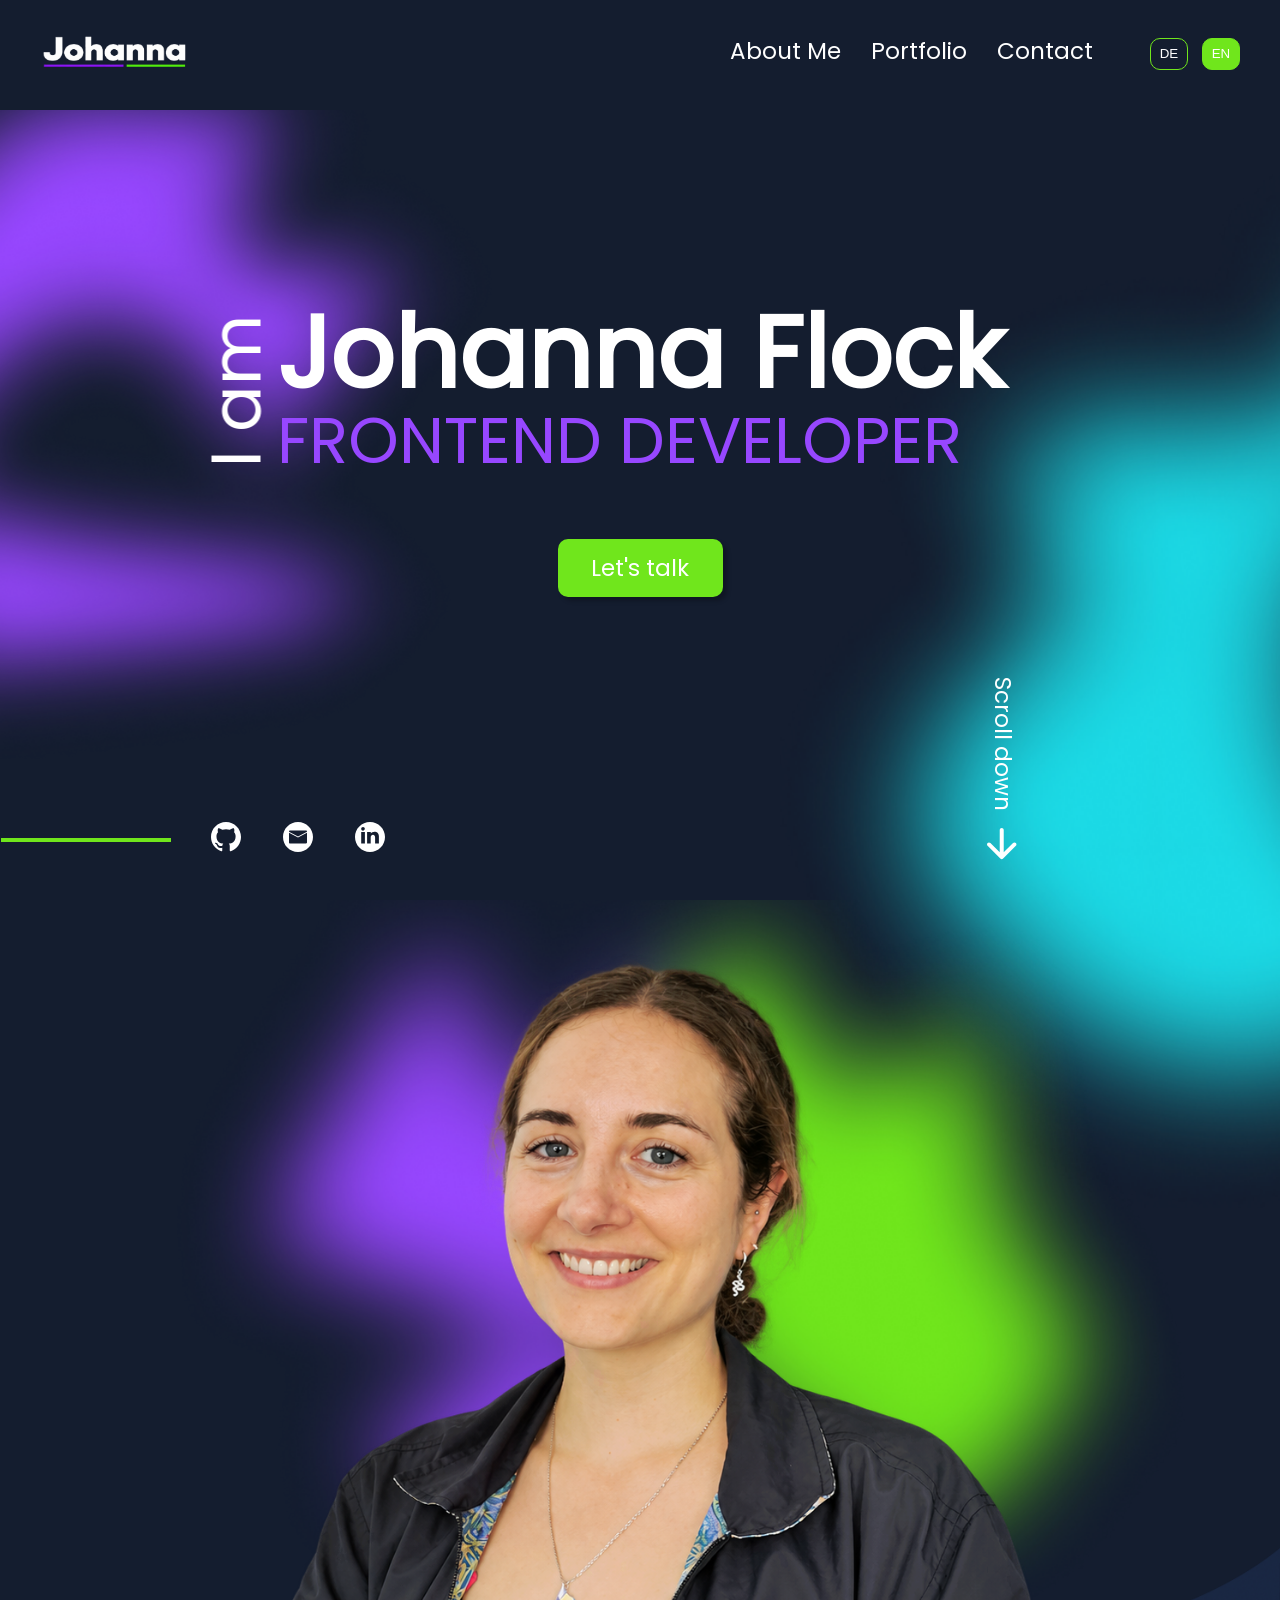
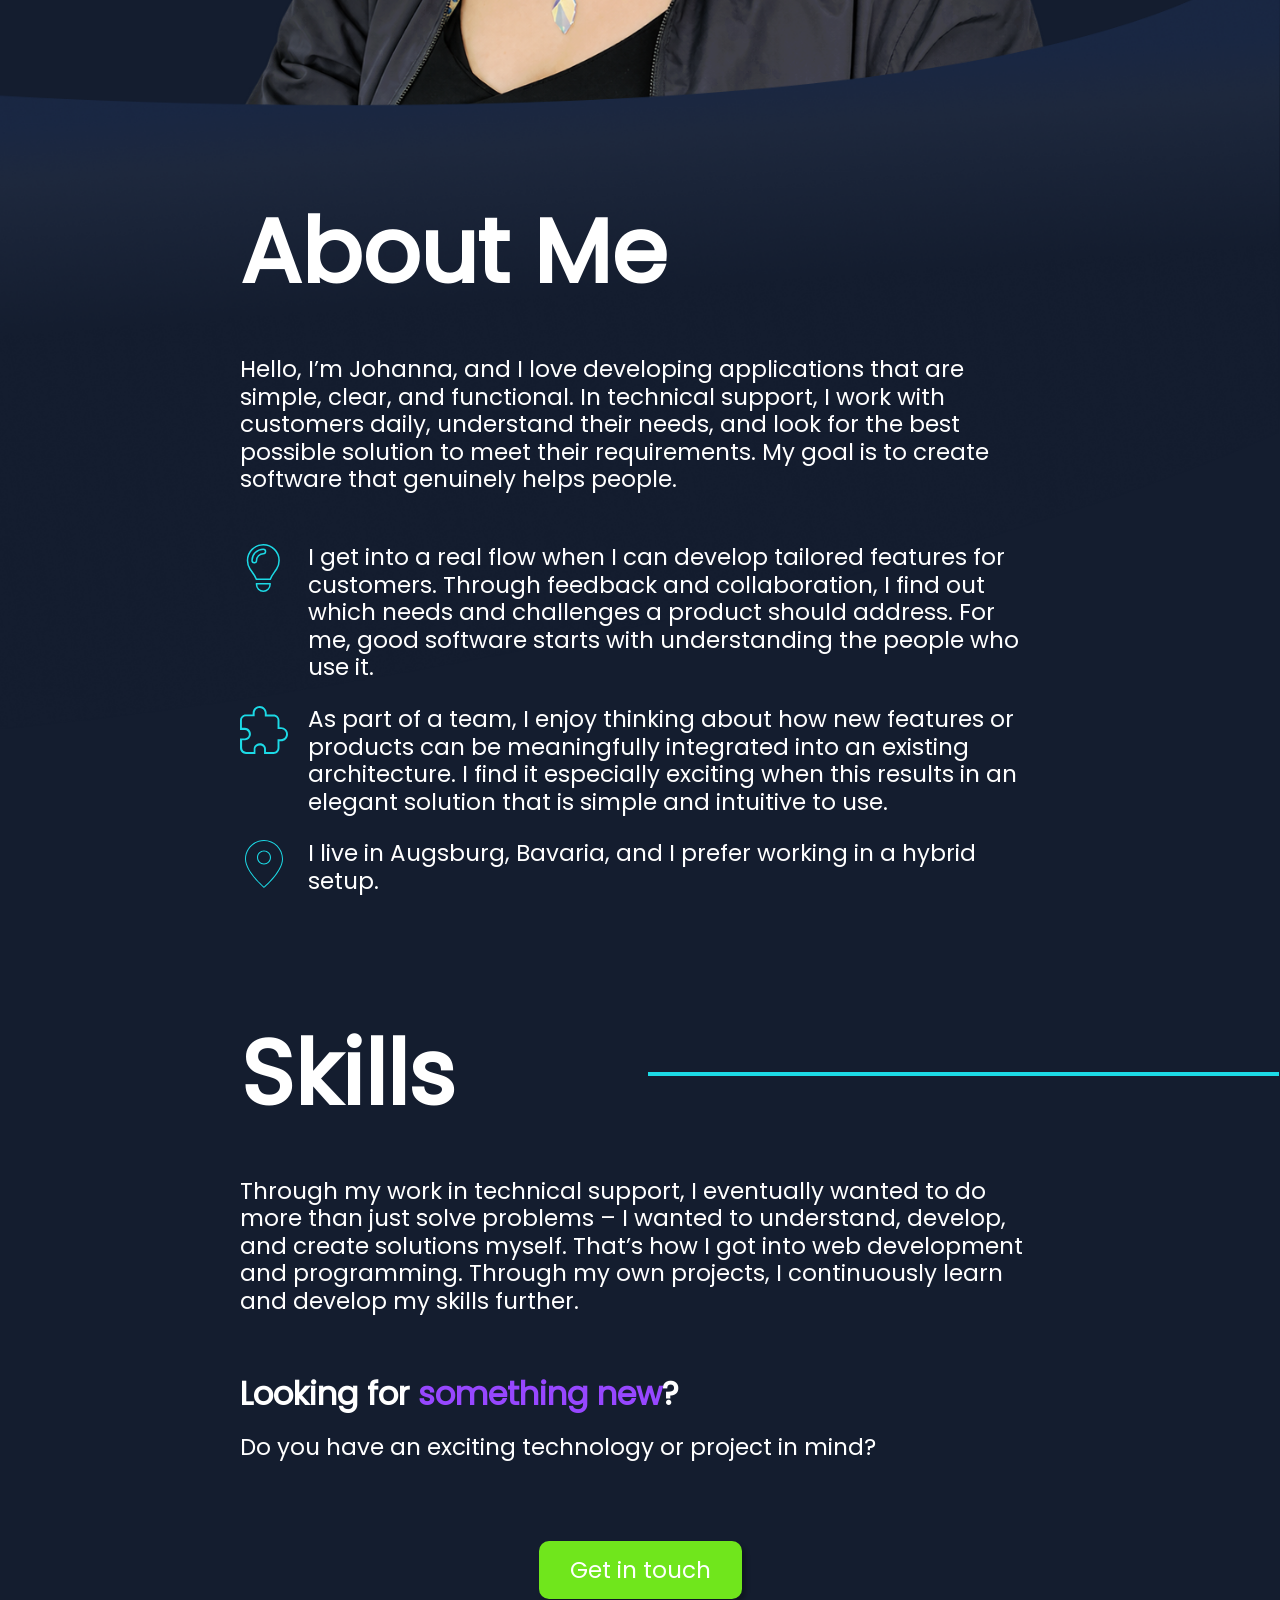
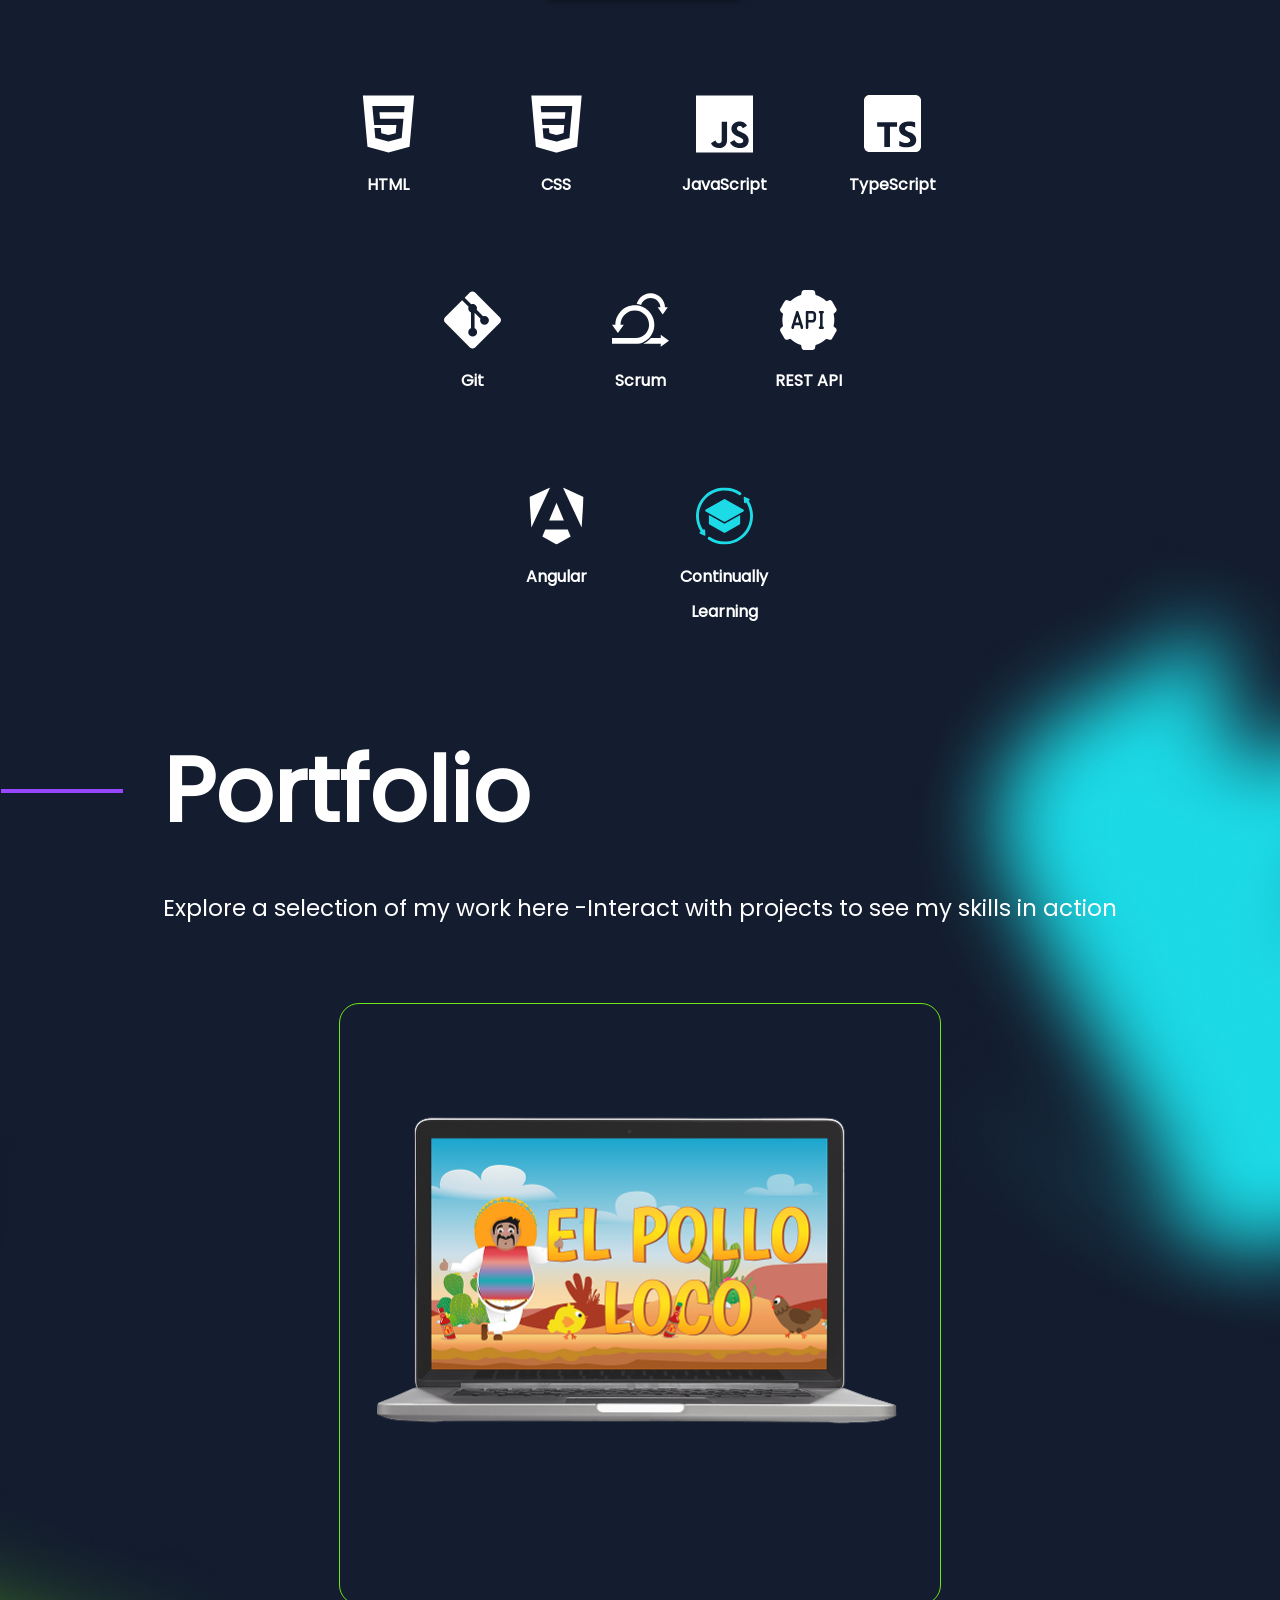
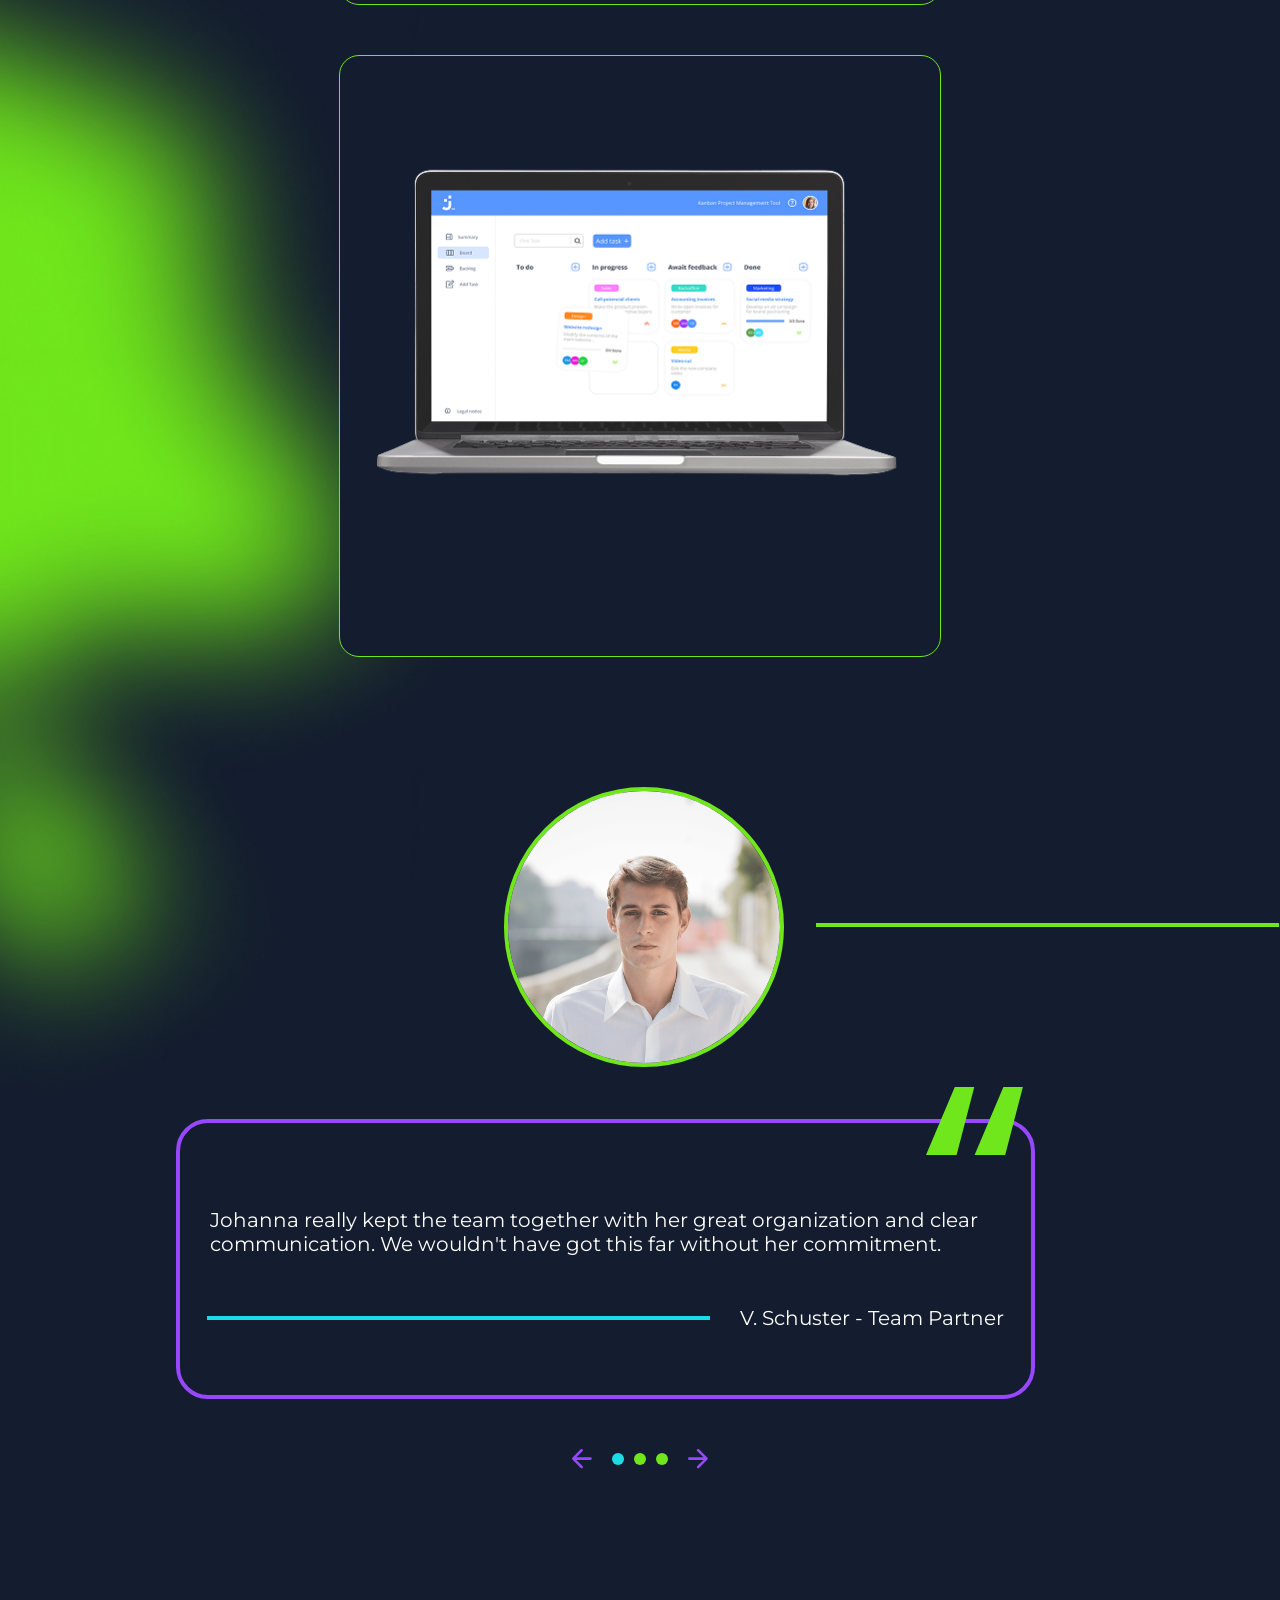
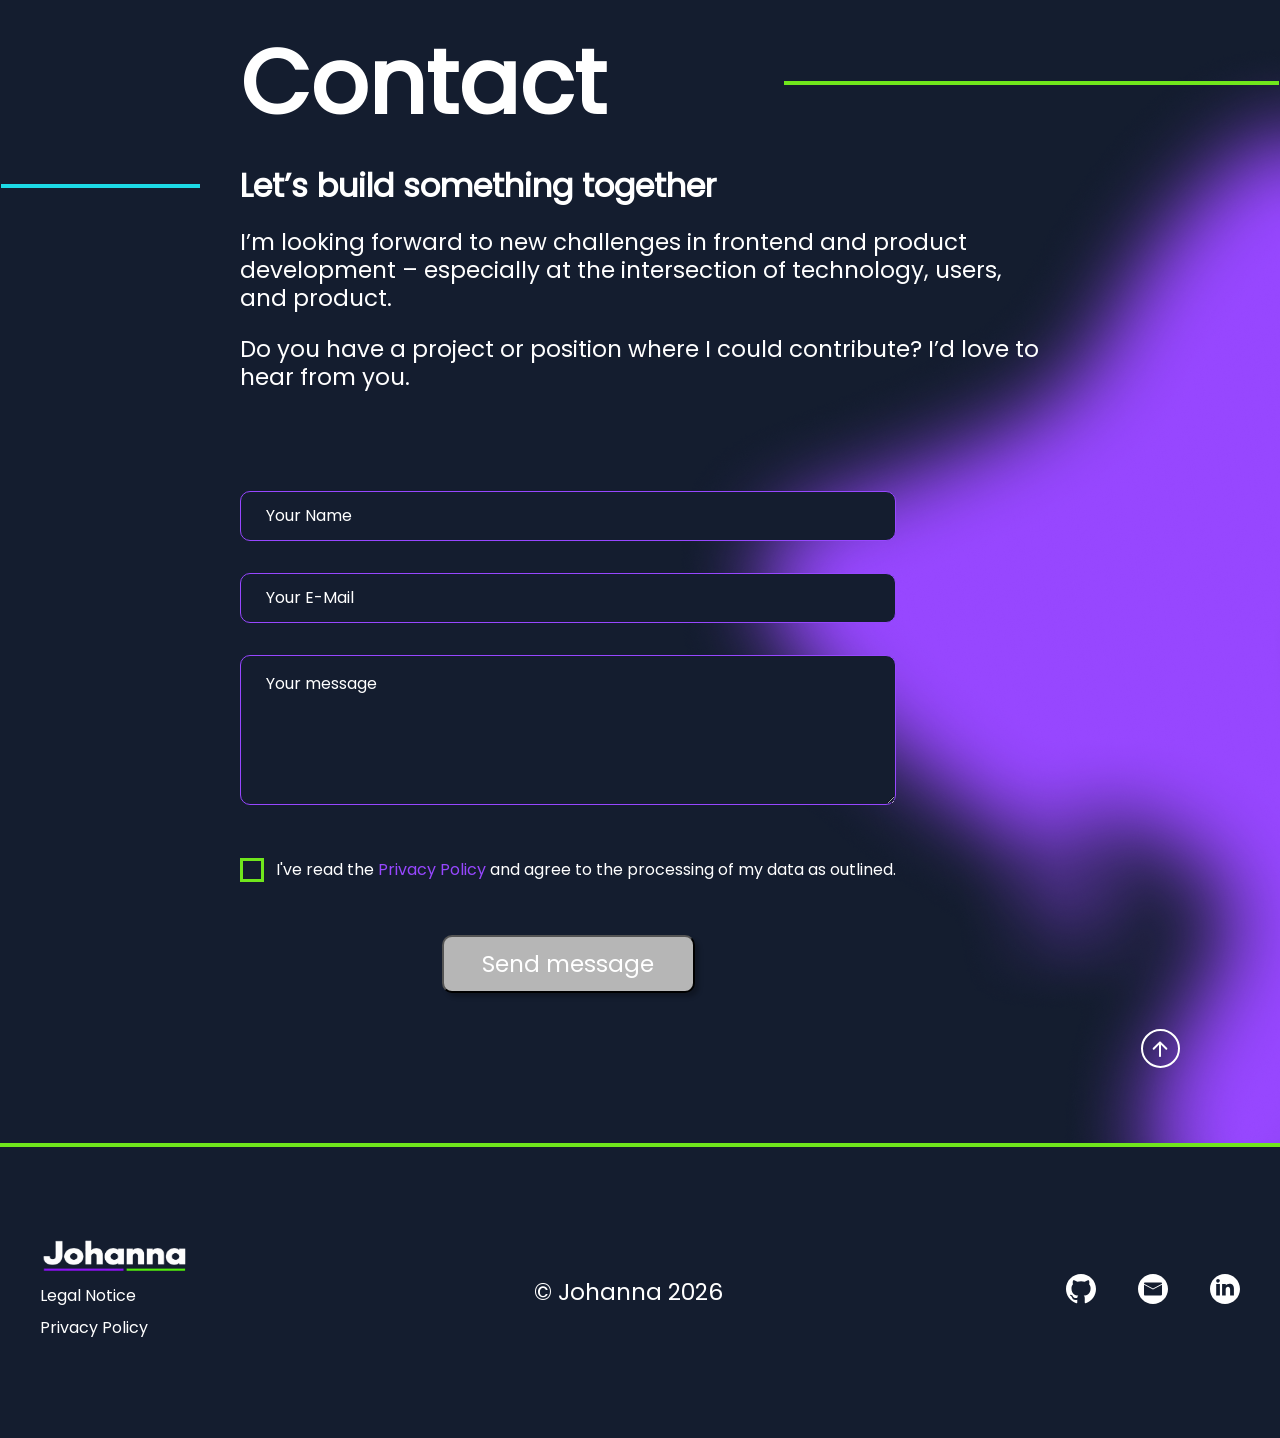
<file: index.html>
<!DOCTYPE html>
<html lang="de">

<head>
    <meta charset="UTF-8">
    <meta name="viewport" content="width=device-width, initial-scale=1.0">
    <title>Johanna Flock</title>
    <link rel="icon" type="image/png" href="ico/favicon_portfolio.png">
    <link rel="stylesheet" href="css/style.css">
    <link rel="stylesheet" href="css/nav.css">
    <link rel="stylesheet" href="css/sections.css">
    <link rel="stylesheet" href="css/hero.css">
    <link rel="stylesheet" href="css/aboutme.css">
    <link rel="stylesheet" href="css/skills.css">
    <link rel="stylesheet" href="css/portfolio.css">
    <link rel="stylesheet" href="css/contact.css">
    <link rel="stylesheet" href="css/footer.css">
</head>

<body>
    <header class="header">
        <nav class="navbar">
            <div class="navbar_container">
                <div class="navbar_name">
                    <a href="#hero" class="nav_hero">
                        <img src="ico/Johannalogo.png" alt="Johanna Flock" class="nav_hero_img">
                    </a>
                </div>
                <div class="navbar_menu">
                    <div class="nav_links">
                        <a href="#about" class="nav_btn subtitles" data-i18n="aboutTitle">
                            About me
                        </a>
                        <a href="#portfolio" class="nav_btn subtitles" data-i18n="portfolioTitle">
                            Portfolio
                        </a>
                        <a href="#contact" class="nav_btn subtitles" data-i18n="contactTitle">
                            Contact
                        </a>
                    </div>
                    <div class="language_switch">
                        <button class="language_btn active_language_button" data-language="de">
                            DE
                        </button>

                        <button class="language_btn" data-language="en">
                            EN
                        </button>
                    </div>
                </div>
                <button class="burger_menu" aria-label="Open menu" aria-expanded="false" aria-controls="mobile_menu">
                    <span></span>
                    <span></span>
                    <span></span>
                </button>
            </div>
            <div class="mobile_menu_overlay" id="mobile_menu">
                <div class="mobile_menu_content">
                    <div class="mobile_nav_links">
                        <a href="#about" class="nav_btn subtitles mobile_nav_btn" data-i18n="aboutTitle">
                            About me
                        </a>
                        <a href="#portfolio" class="nav_btn subtitles mobile_nav_btn" data-i18n="portfolioTitle">
                            Portfolio
                        </a>
                        <a href="#contact" class="nav_btn subtitles mobile_nav_btn" data-i18n="contactTitle">
                            Contact
                        </a>
                        <div class="language_switch mobile_language_switch">
                            <button class="bold_font active_language_button" data-language="de">
                                DE
                            </button>
                            <span class="language_separator">/</span>
                            <button class="bold_font" data-language="en">
                                EN
                            </button>
                        </div>
                    </div>
                </div>
            </div>
        </nav>
    </header>
    <section id="hero" class="hero_section">
        <div class="hero_wrapper">
            <img src="img/purple shadow_hero.png" alt="purple-shadow" class="shadow_img_purple">
            <img src="img/blue shadow_hero.png" alt="blue-shadow" class="shadow_img_blue">
            <div class="hero_container">
                <div class="hero_content">
                    <div class="Iam">
                        <span data-i18n="Iam">I am</span>
                    </div>
                    <div class="hero_info">
                        <h1 class="hero_title">
                            Johanna Flock
                        </h1>
                        <span class="hero_subtitle" data-i18n="heroSubtitle">
                            FRONTEND DEVELOPER
                        </span>
                    </div>
                </div>
                <a href="#contact" class="hero_btn" data-i18n="heroBtn">
                    Let`s talk
                </a>
            </div>
        </div>
        <div class="hero_bottom">
            <div class="social_media">
                <div class="green_line"></div>
                <a href="https://github.com/Johanna-Flock" target="_blank">
                    <img src="ico/github button.svg" alt="GitHub" class="social_media_icon">
                </a>
                <a href="mailto:johanna.j.f@web.de">
                    <img src="ico/email button.svg" alt="Email" class="social_media_icon">
                </a>
                <a href="https://www.linkedin.com" target="_blank">
                    <img src="ico/linkedin button.svg" alt="LinkedIn" class="social_media_icon">
                </a>
            </div>
            <div class="hero_scroll">
                <span class="scroll_text" data-i18n="scrollText">Scroll down</span>
                <img src="ico/arrow.svg" alt="arrow-down" class="scroll_arrow">
            </div>
        </div>
    </section>
    <section id="about" class="about_section">
        <div class="about_wrapper">
            <div class="about_content">
                <h2 data-i18n="aboutTitle">
                    About Me
                </h2>
                <div>
                    <p data-i18n="aboutText">
                        Hello, I’m Johanna, and I love developing applications that are simple, clear, and functional.
                        In technical support, I work with customers daily, understand their needs, and look for the
                        best possible solution to meet their requirements. My goal is to create software that genuinely
                        helps people.
                    </p>
                </div>
                <div>
                    <ul>
                        <li>
                            <img src="ico/bulb desktop.svg" alt="Bulb">
                            <span data-i18n="problemSolvingText">
                                I get into a real flow when I can develop tailored features for customers. Through
                                feedback and collaboration, I find out which needs and challenges a product should
                                address. For me, good software starts with understanding the people who use it.
                            </span>
                        </li>
                        <li>
                            <img src="ico/puzzle desktop.svg" alt="JavaScript">
                            <span data-i18n="passionText">
                                As part of a team, I enjoy thinking about how new features or products can be
                                meaningfully integrated into an existing architecture. I find it especially exciting
                                when this results in an elegant solution that is simple and intuitive to use.
                            </span>
                        </li>
                        <li>
                            <img src="ico/location.svg" alt="Location">
                            <span data-i18n="locationText">
                                I live in Augsburg, Bavaria, and I prefer working in a hybrid setup.
                            </span>
                        </li>
                    </ul>
                </div>
            </div>
            <div class="picture">
                <img src="img/aboutme_shadow.png" alt="green-purple-shadow" class="shadow_img_aboutme">
                <img src="img/Johanna_about_me_version4.png" alt="Johanna Flock" class="aboutme_img">
            </div>
        </div>
        <img src="img/background_aboutme.png" alt="" class="about_wave">
    </section>
    <section id="skills" class="skills_section">
        <div class="skills_wrapper">
            <div class="all_skills">
                <a href="#contact" class="skill_btn_mobile" data-i18n="getInTouch">Get in touch</a>
                <div class="skills_grid">
                    <div class="skill_card">
                        <img src="ico/html.svg" alt="HTML">
                        <p>HTML</p>
                    </div>
                    <div class="skill_card">
                        <img src="ico/css.svg" alt="CSS">
                        <p>CSS</p>
                    </div>
                    <div class="skill_card">
                        <img src="ico/JS.svg" alt="JavaScript">
                        <p>JavaScript</p>
                    </div>
                    <div class="skill_card learning_card">
                        <img src="ico/learning.svg" alt="Learning">
                        <p>Continually</p>
                        <p>Learning</p>
                        <div class="learning_tooltip">
                            <p data-i18n="learningTooltip">I have special interest in learning</p>
                            <div class="learning_tooltip_items">
                                <div class="learning_tooltip_item">
                                    <img src="ico/react.svg" alt="Logo 1">
                                    <p>React</p>
                                </div>
                                <div class="learning_tooltip_item">
                                    <img src="ico/vue.svg" alt="Logo 2">
                                    <p>Vue.js</p>
                                </div>
                            </div>
                        </div>
                    </div>
                </div>
                <div class="skills_grid">
                    <div class="skill_card">
                        <img src="ico/git.svg" alt="Git">
                        <p>Git</p>
                    </div>
                    <div class="skill_card">
                        <img src="ico/scrum.svg" alt="Scrum">
                        <p>Scrum</p>
                    </div>
                    <div class="skill_card">
                        <img src="ico/rest-api.svg" alt="REST API">
                        <p>REST API</p>
                    </div>

                </div>
                <div class="skills_grid">
                    <div class="skill_card">
                        <img src="ico/typescript.svg" alt="TypeScript">
                        <p>TypeScript</p>
                    </div>
                    <div class="skill_card">
                        <img src="ico/angular.svg" alt="Angular">
                        <p>Angular</p>
                    </div>

                </div>

            </div>
            <div class="all_skills_medium">
                <a href="#contact" class="skill_btn_mobile" data-i18n="getInTouch">Get in touch</a>
                <div class="skills_grid">
                    <div class="skill_card">
                        <img src="ico/html.svg" alt="HTML">
                        <p>HTML</p>
                    </div>
                    <div class="skill_card">
                        <img src="ico/css.svg" alt="CSS">
                        <p>CSS</p>
                    </div>
                    <div class="skill_card">
                        <img src="ico/JS.svg" alt="JavaScript">
                        <p>JavaScript</p>
                    </div>
                    <div class="skill_card">
                        <img src="ico/typescript.svg" alt="TypeScript">
                        <p>TypeScript</p>
                    </div>
                </div>
                <div class="skills_grid">
                    <div class="skill_card">
                        <img src="ico/git.svg" alt="Git">
                        <p>Git</p>
                    </div>
                    <div class="skill_card">
                        <img src="ico/scrum.svg" alt="Scrum">
                        <p>Scrum</p>
                    </div>
                    <div class="skill_card">
                        <img src="ico/rest-api.svg" alt="REST API">
                        <p>REST API</p>
                    </div>

                </div>
                <div class="skills_grid">
                    
                    <div class="skill_card">
                        <img src="ico/angular.svg" alt="Angular">
                        <p>Angular</p>
                    </div>
                    <div class="skill_card learning_card">
                        <img src="ico/learning.svg" alt="Learning">
                        <p>Continually</p>
                        <p>Learning</p>
                        <div class="learning_tooltip">
                            <p data-i18n="learningTooltip">I have special interest in learning</p>
                            <div class="learning_tooltip_items">
                                <div class="learning_tooltip_item">
                                    <img src="ico/react.svg" alt="Logo 1">
                                    <p>React</p>
                                </div>
                                <div class="learning_tooltip_item">
                                    <img src="ico/vue.svg" alt="Logo 2">
                                    <p>Vue.js</p>
                                </div>
                            </div>
                        </div>
                    </div>
                </div>
            </div>
            <div class="all_skills_mobile">
                <a href="#contact" class="skill_btn_mobile_mobile" data-i18n="getInTouch">Get in touch</a>
                <div class="skills_grid">
                    <div class="skill_card">
                        <img src="ico/html.svg" alt="HTML">
                        <p>HTML</p>
                    </div>
                    <div class="skill_card">
                        <img src="ico/css.svg" alt="CSS">
                        <p>CSS</p>
                    </div>
                    <div class="skill_card">
                        <img src="ico/JS.svg" alt="JavaScript">
                        <p>JavaScript</p>
                    </div>

                </div>
                <div class="skills_grid">
                    <div class="skill_card">
                        <img src="ico/typescript.svg" alt="TypeScript">
                        <p>TypeScript</p>
                    </div>
                    <div class="skill_card">
                        <img src="ico/angular.svg" alt="Angular">
                        <p>Angular</p>
                    </div>
                    <div class="skill_card">
                        <img src="ico/git.svg" alt="Git">
                        <p>Git</p>
                    </div>

                </div>
                <div class="skills_grid">
                    <div class="skill_card">
                        <img src="ico/scrum.svg" alt="Scrum">
                        <p>Scrum</p>
                    </div>
                    <div class="skill_card">
                        <img src="ico/rest-api.svg" alt="REST API">
                        <p>REST API</p>
                    </div>
                </div>
                <div class="skills_grid">
                    <div class="skill_card learning_card">
                        <img src="ico/learning.svg" alt="Learning">
                        <p>Continually</p>
                        <p>Learning</p>
                        <div class="learning_tooltip">
                            <p data-i18n="learningTooltip">I have special interest in learning</p>
                            <div class="learning_tooltip_items">
                                <div class="learning_tooltip_item">
                                    <img src="ico/react.svg" alt="Logo 1">
                                    <p>React</p>
                                </div>
                                <div class="learning_tooltip_item">
                                    <img src="ico/vue.svg" alt="Logo 2">
                                    <p>Vue.js</p>
                                </div>
                            </div>
                        </div>
                    </div>
                </div>
            </div>
            <div class="skills_container">
                <div class="skills_headline">

                    <h2 data-i18n="skillsHeadline" class="section_title">
                        Skills
                    </h2>
                    <div class="blue_line"></div>
                </div>
                <p data-i18n="skillsText">
                    Through my work in technical support, I eventually wanted to do more than just solve problems – I
                    wanted to understand, develop, and create solutions myself. That’s how I got into web development
                    and programming. Through my own projects, I continuously learn and develop my skills further.
                </p>
                <h3>
                    <span data-i18n="skillsOfferStart">Looking for</span>
                    <span class="highlight" data-i18n="skillsNews">something new</span>?
                </h3>
                <p data-i18n="skillsCurious" class="skills_curious">
                    Do you have an exciting technology or project in mind?
                </p>
                <a href="#contact" class="skill_btn" data-i18n="getInTouch">Get in touch</a>
            </div>
        </div>
    </section>
    <section id="portfolio" class="portfolio_section">
        <img src="img/blue shadow portfolio.png" alt="blue shadow" class="shadow_portfolio_blue">
        <img src="img/green shadow portfolio.png" alt="blue shadow" class="shadow_portfolio_green">
        <div class="portfolio_wrapper">
            <div class="portfolio_section_head">
                <div class="portfolio_title_design">
                    <div class="violet_line"></div>
                    <h2>
                        Portfolio
                    </h2>
                </div>
                <p data-i18n="portfolioText">
                    Explore a selection of my work here -Interact with projects to see my skills in action.
                </p>
            </div>
            <div class="portfolio_grid">
                <div class="portfolio_card_row">
                    <article class="project_card">
                        <div class="project_image_wrapper">
                            <img src="img/pollo loco.png" alt="Screenshot des Projekts" class="project_image">
                        </div>
                        <div class="project_overlay">
                            <div class="project_buttons">
                                <a href="https://github.com/Johanna-Flock/El-Pollo-Loco.git"
                                    class="project_btn blueborder" target="_blank" rel="noopener noreferrer">GitHub</a>
                                <a href="https://el-pollo-loco.johanna-flock.de" class="project_btn violetbutton"
                                    target="_blank" rel="noopener noreferrer">Live Test</a>
                            </div>
                            <div class="project_description">
                                <h4>El Pollo Loco</h4>
                                <p data-i18n="portfolioPolloLoco">
                                    Jump, run and throw game based on object-oriented approach. Help Pepe to find coins
                                    and tabasco salsa to fight against the crazy chicken.
                                </p>
                                <p class="green">Javascript | HTML | CSS</p>
                            </div>
                        </div>
                    </article>
                    <article class="project_card">
                        <div class="project_image_wrapper">
                            <img src="img/join.png" alt="Screenshot des Projekts" class="project_image">
                        </div>
                        <div class="project_overlay">
                            <div class="project_buttons">
                                <a href="https://github.com/Johanna-Flock/Join.git" class="project_btn blueborder"
                                    target="_blank" rel="noopener noreferrer">GitHub</a>
                                <a href="https://join.johanna-flock.de" class="project_btn violetbutton" target="_blank"
                                    rel="noopener noreferrer">Live Test</a>
                            </div>
                            <div class="project_description">
                                <h4>Join</h4>
                                <p data-i18n="portfolioJoin">
                                    Task manager inspired by the Kanban System. Create and organize tasks using drag and
                                    drop functions, assign users and categories.
                                </p>
                                <p class="green">Javascript | HTML | CSS | Firebase</p>
                            </div>
                        </div>
                    </article>
                </div>
            </div>
            <div class="references">
                <div class="references_text_picture">
                    <img src="img/reference.svg" alt=" Anführungszeichen" class="references_design_element">
                    <div class="reference_text">
                        <p id="referenceQuote" class="reference_quote">Johanna really kept the team together with her
                            great organization and
                            clear communication. We
                            wouldn't have got this far without her commitment.</p>
                        <div class="reference_name">
                            <div class=blue_line_references></div>
                            <span id="referenceName">
                                V.Schuster -Team Partner
                            </span>
                        </div>
                    </div>
                    <div class="reference_picture_wrapper">
                        <div class="reference_picture">
                            <img src="img/place holder 3.png" alt="Referenceperson" id="referenceImage"
                                class="reference_img">
                        </div>
                        <div class="green_line_references"></div>
                    </div>
                </div>
                <div class="arrow_switch">
                    <button class="arrow_btn" id="referencePrev">
                        <img src="img/arrow_back.svg" alt="Previous reference" class="arrow_references">
                    </button>
                    <span class="reference-dot dotblue"></span>
                    <span class="reference-dot dotgreen"></span>
                    <span class="reference-dot dotgreen"></span>
                    <button class="arrow_btn" id="referenceNext">
                        <img src="img/arrow_forward.svg" alt="Next reference" class="arrow_references">
                    </button>
                </div>
            </div>
        </div>
    </section>
    <section id="contact" class="contact_section">
        <img src="img/purple shadow contact.png" alt="purple_shadow" class="purple_shadow_contact">
        <div class="contact_wrapper">
            <div class="contact_inner">
                <div class="contact_section_title">
                    <h2 data-i18n="contactTitle">
                        Contact
                    </h2>
                    <div class="green_line_contact"></div>
                </div>
                <div class="contact_content">

                    <div class="contact_description">
                        <div class="contact_problem_to_solve">
                            <div class="blue_line_contact"></div>
                            <h3 data-i18n="contactQuestion">Let’s build something together</h3>
                        </div>
                        <p data-i18n="contactText">I’m looking forward to new challenges in frontend and product
                            development – especially at the intersection of technology, users, and product.</p>
                        <p data-i18n="contactOffer">Do you have a project or position where I could contribute? I’d love
                            to hear from you.</p>
                    </div>

                    <form class="contact_form">
                        <div class="form_field">
                            <input id="name" type="text" name="name" placeholder="Your Name" class="form_input"
                                data-i18n="namePlaceholder">
                            <img src="ico/redframe.png" alt="" class="validation_icon error_icon">
                            <img src="ico/greenframe.png" alt="" class="validation_icon success_icon">
                            <p class="required_message" data-i18n="nameRequired">
                                Your name is required.
                            </p>
                            <p class="invalid_message" data-i18n="nameInvalid">
                                Your name needs at least 2 characters.
                            </p>
                        </div>
                        <div class="form_field">
                            <input id="email" type="email" name="email" placeholder="Your E-Mail" class="form_input"
                                data-i18n="emailPlaceholder">
                            <img src="ico/redframe.png" alt="" class="validation_icon error_icon">
                            <img src="ico/greenframe.png" alt="" class="validation_icon success_icon">
                            <p class="required_message" data-i18n="emailRequired">
                                Your email is required.
                            </p>
                            <p class="invalid_message" data-i18n="emailInvalid">
                                Please enter a valid email address.
                            </p>
                        </div>
                        <div class="form_field">
                            <textarea id="message" name="message" placeholder="Your message" class="form_textarea"
                                data-i18n="messagePlaceholder"></textarea>
                            <img src="ico/redframe.png" alt="" class="validation_icon error_icon">
                            <img src="ico/greenframe.png" alt="" class="validation_icon success_icon">
                            <p class="required_message" data-i18n="messageRequired">
                                Your message is required.
                            </p>
                            <p class="invalid_message" data-i18n="messageInvalid">
                                Your message needs at least 10 characters.
                            </p>
                        </div>
                        <div class="checkbox_wrapper">
                            <label class="checkbox_label">
                                <input type="checkbox" name="privacy" class="input_checkbox" required>

                                <span class="custom_checkbox"></span>

                                <p class="checkbox_text">
                                    <span class="colorwhite" data-i18n="privacyTextStart">
                                        I've read the
                                    </span>


                                    <a href="privacy_policy.html" class="colorpurple" data-i18n="privacyPolicy">
                                        privacy policy
                                    </a>


                                    <span class="colorwhite" data-i18n="privacyTextEnd">
                                        and agree to the processing of my data as outlined.
                                    </span>
                                </p>
                            </label>
                            <p class="privacy_error" data-i18n="privacyError">
                                Please accept the privacy policy.
                            </p>
                            <button type="button" class="submit_btn" onclick="sendMail()" data-i18n="sendMessage">
                                Send message
                            </button>
                        </div>
                    </form>

                    <a href="#hero" class="up_btn">
                        <svg width="39" height="39" viewBox="0 0 39 39" fill="none" xmlns="http://www.w3.org/2000/svg">
                            <rect x="1" y="1" width="37" height="37" rx="18.5" stroke="white" stroke-width="2" />
                            <path
                                d="M18 15.828L13.343 20.485C12.9525 20.8755 12.3194 20.8755 11.929 20.485C11.5385 20.0945 11.5385 19.4615 11.929 19.071L18.2928 12.7071C18.6834 12.3166 19.3165 12.3166 19.7071 12.7071L26.071 19.071C26.4614 19.4615 26.4614 20.0945 26.071 20.485C25.6805 20.8755 25.0474 20.8755 24.657 20.485L20 15.828L20 27C20 27.5523 19.5522 28 19 28C18.4477 28 18 27.5523 18 27L18 15.828Z"
                                fill="white" />
                        </svg>
                    </a>
                </div>
            </div>
        </div>
    </section>
    <div id="feedbackOverlay" class="feedback_overlay" aria-hidden="true" role="status" aria-live="polite">
        <div class="feedback_box">
            <div class="feedback_icon" aria-hidden="true"></div>

            <div class="feedback_content feedback_success">
                <h2 class="feedback_title" data-i18n="feedbackSuccessTitle">
                    Message sent!
                </h2>

                <p class="feedback_message" data-i18n="feedbackSuccessMessage">
                    Thank you! Your message has been sent successfully. I will contact you soon.
                </p>
            </div>

            <div class="feedback_content feedback_error">
                <h2 class="feedback_title" data-i18n="feedbackErrorTitle">
                    Sry, something went wrong
                </h2>

                <p class="feedback_message" data-i18n="feedbackErrorMessage">
                    Your message could not be sent. Please try again.
                </p>
            </div>
        </div>
    </div>
    <footer class="portfolio_footer">
        <div class="footer_wrapper">
            <div class="footer_links">
                <a href="#hero" class="nav_hero">
                    <img src="ico/Johannalogo.png" alt="Johanna Flock" class="nav_hero_img">
                </a>
                <a href="legal_notice.html" class="footer_link" data-i18n="legalNotice">
                    Legal Notice
                </a>
                <a href="privacy_policy.html" class="footer_link" data-i18n="privacyPolicy">
                    Privacy Policy
                </a>
            </div>
            <p>&copy; Johanna 2026</p>
            <div class="footer_social_media">
                <a href="https://github.com/Johanna-Flock" target="_blank">
                    <img src="ico/github button.svg" alt="GitHub" class="social_media_icon">
                </a>
                <a href="mailto:johanna.j.f@web.de">
                    <img src="ico/email button.svg" alt="Email" class="social_media_icon">
                </a>
                <a href="https://www.linkedin.com" target="_blank">
                    <img src="ico/linkedin button.svg" alt="LinkedIn" class="social_media_icon">
                </a>
            </div>
        </div>
        <div class="footer_wrapper_mobile">
            <a href="#hero" class="nav_hero">
                <img src="ico/Johannalogo.png" alt="Johanna Flock" class="nav_hero_img">
            </a>
            <p>&copy; Johanna 2026</p>
            <div class="footer_social_media">
                <a href="https://github.com/Johanna-Flock" target="_blank">
                    <img src="ico/github button.svg" alt="GitHub" class="social_media_icon">
                </a>
                <a href="mailto:johanna.j.f@web.de">
                    <img src="ico/email button.svg" alt="Email" class="social_media_icon">
                </a>
                <a href="https://www.linkedin.com" target="_blank">
                    <img src="ico/linkedin button.svg" alt="LinkedIn" class="social_media_icon">
                </a>
            </div>
            <div class="footer_links">
                <a href="legal_notice.html" class="footer_link" data-i18n="legalNotice">
                    Legal Notice
                </a>
                <a href="privacy_policy.html" class="footer_link" data-i18n="privacyPolicy">
                    Privacy Policy
                </a>
            </div>
        </div>
    </footer>
    <script src="js/script.js"></script>
    <script src="js/contact_form.js"></script>
    <script src="js/translation.js"></script>
</body>

</html>
</file>
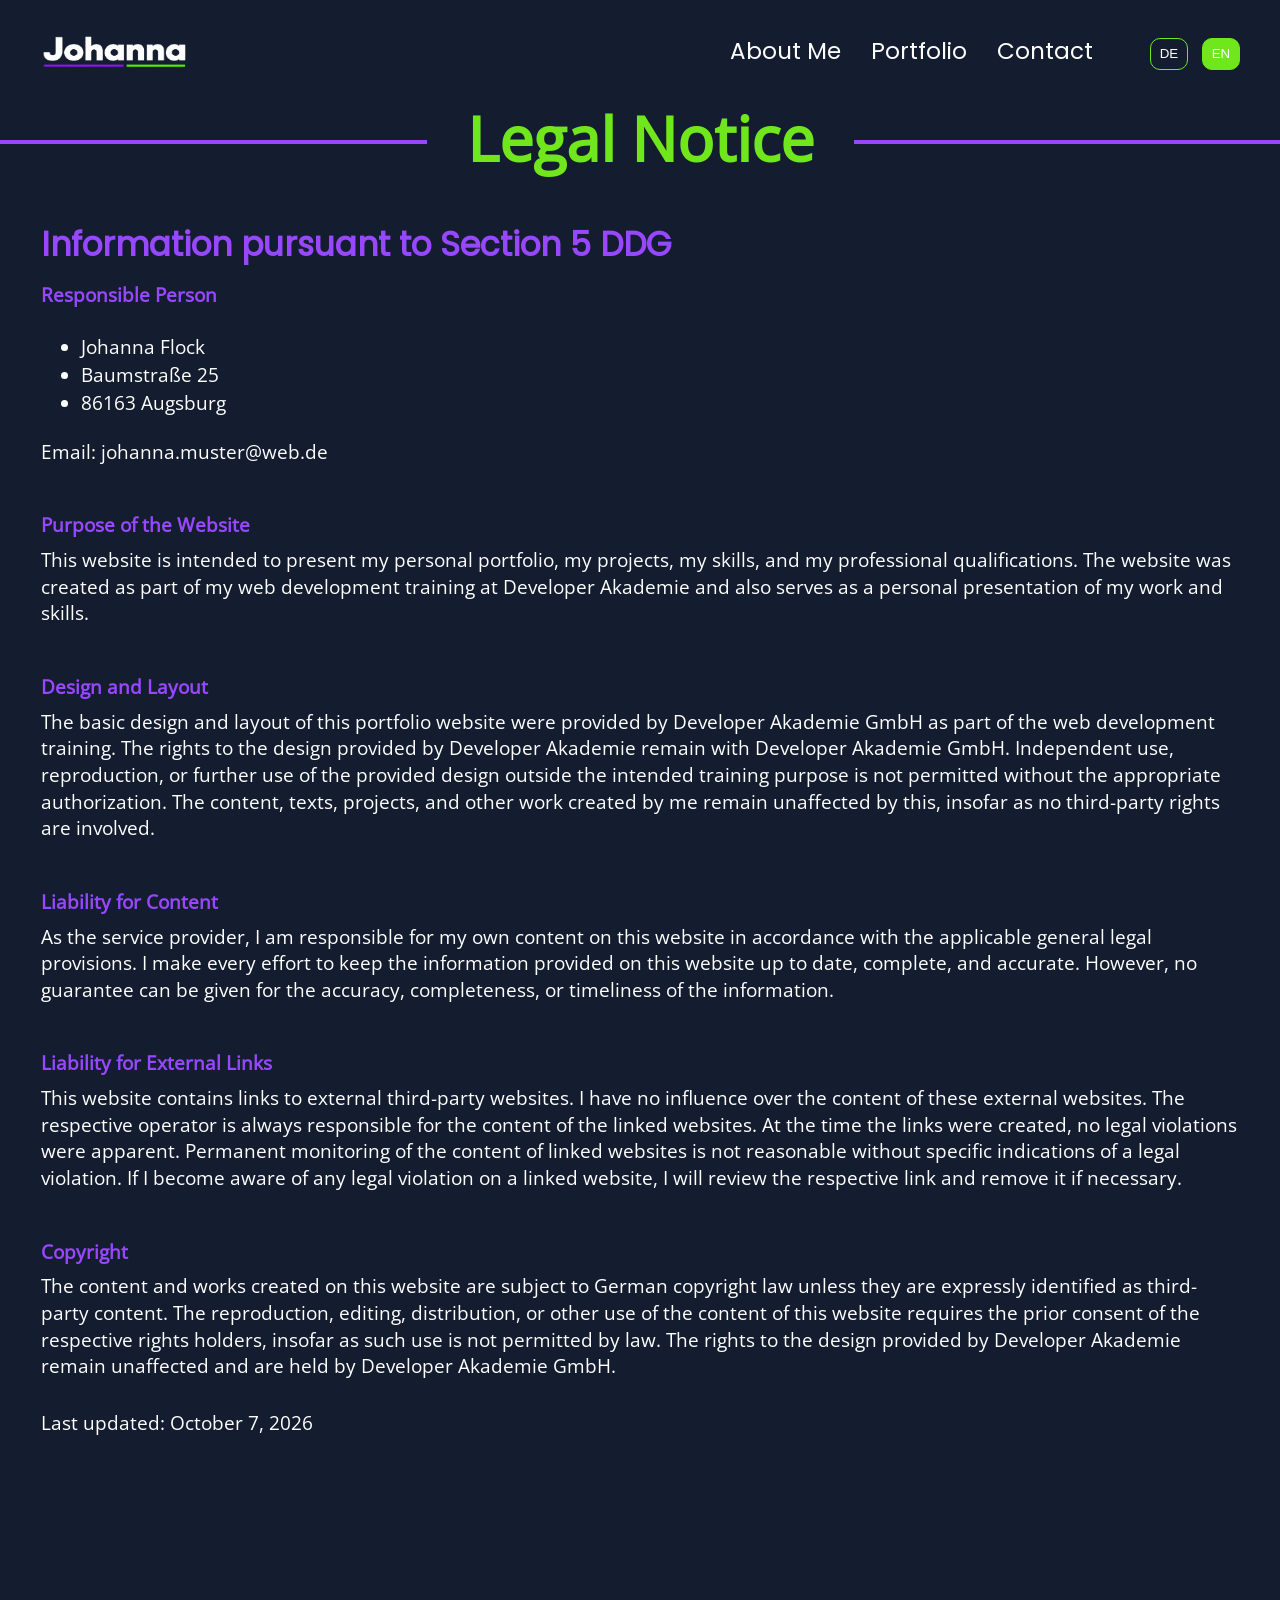
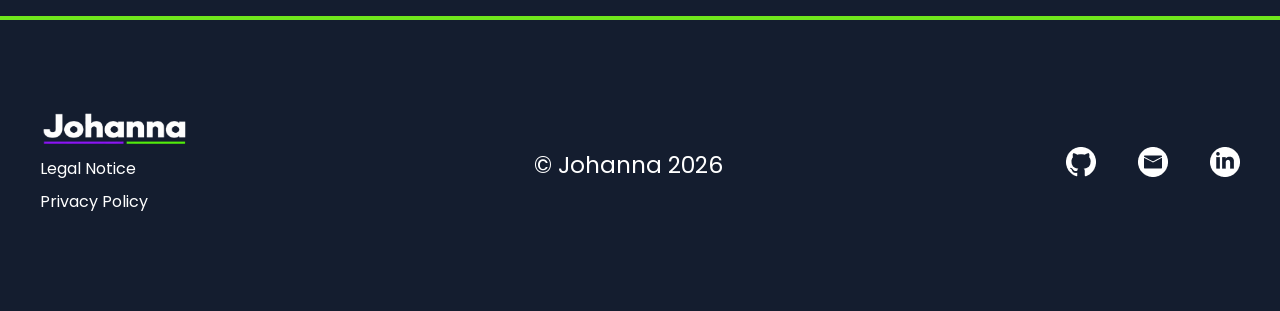
<file: legal_notice.html>
<!DOCTYPE html>
<html lang="de">

<head>
    <meta charset="UTF-8">
    <meta name="viewport" content="width=device-width, initial-scale=1.0">
    <title data-i18n="legalNotice">Legal_Notice</title>
    <link rel="icon" type="image/png" href="ico/favicon_portfolio.png">
    <link rel="stylesheet" href="css/style.css">
    <link rel="stylesheet" href="css/nav.css">
    <link rel="stylesheet" href="css/sections.css">
    <link rel="stylesheet" href="css/footer.css">
    <link rel="stylesheet" href="css/legal_notice.css">
</head>

<body>
    <header class="header">
        <nav class="navbar">
            <div class="navbar_container">
                <div class="navbar_name">
                    <a href="index.html#hero" class="nav_hero">
                        <img src="ico/Johannalogo.png" alt="Johanna Flock" class="nav_hero_img">
                    </a>
                </div>
                <div class="navbar_menu">
                    <div class="nav_links">
                        <a href="index.html#about" class="nav_btn subtitles" data-i18n="aboutTitle">
                            About me
                        </a>
                        <a href="index.html#portfolio" class="nav_btn subtitles" data-i18n="portfolioTitle">
                            Portfolio
                        </a>
                        <a href="index.html#contact" class="nav_btn subtitles" data-i18n="contactTitle">
                            Contact
                        </a>
                    </div>
                    <div class="language_switch">
                        <button class="language_btn active_language_button" data-language="de">
                            DE
                        </button>

                        <button class="language_btn" data-language="en">
                            EN
                        </button>
                    </div>
                </div>
                <button class="burger_menu" aria-label="Open menu" aria-expanded="false" aria-controls="mobile_menu">
                    <span></span>
                    <span></span>
                    <span></span>
                </button>
            </div>
            <div class="mobile_menu_overlay" id="mobile_menu">
                <div class="mobile_menu_content">
                    <div class="mobile_nav_links">
                        <a href="index.html#about" class="nav_btn subtitles mobile_nav_btn" data-i18n="aboutTitle">
                            About me
                        </a>
                        <a href="index.html#portfolio" class="nav_btn subtitles mobile_nav_btn"
                            data-i18n="portfolioTitle">
                            Portfolio
                        </a>
                        <a href="index.html#contact" class="nav_btn subtitles mobile_nav_btn" data-i18n="contactTitle">
                            Contact
                        </a>
                        <div class="language_switch mobile_language_switch">
                            <button class="bold_font active_language_button" data-language="de">
                                DE
                            </button>
                            <span class="language_separator">/</span>
                            <button class="bold_font" data-language="en">
                                EN
                            </button>
                        </div>
                    </div>
                </div>
            </div>
        </nav>
    </header>

    <section class="legal_notice_section">
        <div class="legal_notice_head">
                <div class="violet_line_legal_notice"></div>
                <h5 data-i18n="legalNotice">Legal Notice</h5>
                <div class="violet_line_legal_notice2"></div>
            </div>
        <div class="legal_notice_wrapper">
            <a href="index.html" class="back_btn_link">
                <img src="ico/goback.svg" alt="Back Button" class="back_btn">
            </a>
            
            <div class="legal_notice_content">
                <h4 class="different_font_size_h4" data-i18n="imprint">Information pursuant to Section 5 DDG</h4>
                <p class="bold_violet_text" data-i18n="responsable_person">Responsible Person</p>
                <ul>
                    <li>Johanna Flock</li>
                    <li>Baumstraße 25</li>
                    <li>86163 Augsburg</li>
                </ul>

                <p class="legal_notice_text" data-i18n="email">Email:johanna.muster@web.de<a
                        href="mailto:johanna.j.f@web.de">
                    </a></p>
                <p class="bold_violet_text" data-i18n="purpose_website">Purpose of the Website</p>
                <p class="legal_notice_text" data-i18n="purpose_information">
                    This website is intended to present my personal portfolio, my projects, my skills, and my
                    professional qualifications.
                    The website was created as part of my web development training at Developer Akademie and also serves
                    as a personal presentation of my work and skills.</p>
                <p class="bold_violet_text" data-i18n="scopeAndOwnership">Design and Layout</p>
                <p class="legal_notice_text" data-i18n="designOwnership">
                    The basic design and layout of this portfolio website were provided by Developer Akademie GmbH as
                    part of the web development training.
                    The rights to the design provided by Developer Akademie remain with Developer Akademie GmbH.
                    Independent use, reproduction, or further use of the provided design outside the intended training
                    purpose is not permitted without the appropriate authorization.
                    The content, texts, projects, and other work created by me remain unaffected by this, insofar as no
                    third-party rights are involved.
                </p>
                <p class="bold_violet_text" data-i18n="liability_content">Liability for Content</p>
                <p class="legal_notice_text" data-i18n="content_text">As the service provider, I am responsible for my
                    own content on this website in accordance with the applicable general legal provisions.
                    I make every effort to keep the information provided on this website up to date, complete, and
                    accurate. However, no guarantee can be given for the accuracy, completeness, or timeliness of the
                    information.</p>
                <p class="bold_violet_text" data-i18n="liability_external_links">Liability for External Links</p>
                <p class="legal_notice_text" data-i18n="liability_external_links_text">
                    This website contains links to external third-party websites. I have no influence over the content
                    of these external websites.
                    The respective operator is always responsible for the content of the linked websites. At the time
                    the links were created, no legal violations were apparent. Permanent monitoring of the content of
                    linked websites is not reasonable without specific indications of a legal violation.
                    If I become aware of any legal violation on a linked website, I will review the respective link and
                    remove it if necessary.</p>
                <p class="bold_violet_text" data-i18n="copyright">Copyright</p>
                <p class="legal_notice_text" data-i18n="copyright_text">
                    The content and works created on this website are subject to German copyright law unless they are
                    expressly identified as third-party content.
                    The reproduction, editing, distribution, or other use of the content of this website requires the
                    prior consent of the respective rights holders, insofar as such use is not permitted by law.
                    The rights to the design provided by Developer Akademie remain unaffected and are held by Developer
                    Akademie GmbH.</p>
                <p class="legal_notice_text" data-i18n="date">Last updated: October 7, 2026</p>
            </div>
        </div>
    </section>

    <footer class="portfolio_footer">
        <div class="footer_wrapper">
            <div class="footer_links">
                <a href="index.html#hero" class="nav_hero">
                    <img src="ico/Johannalogo.png" alt="Johanna Flock" class="nav_hero_img">
                </a>
                <a href="legal_notice.html" class="footer_link" data-i18n="legalNotice">
                    Legal Notice
                </a>
                <a href="privacy_policy.html" class="footer_link" data-i18n="privacyPolicy">
                    Privacy Policy
                </a>
            </div>
            <p>&copy; Johanna 2026</p>
            <div class="footer_social_media">
                <a href="https://github.com/Johanna-Flock" target="_blank">
                    <img src="ico/github button.png" alt="GitHub" class="social_media_icon">
                </a>
                <a href="mailto:johanna.j.f@web.de">
                    <img src="ico/email button.png" alt="Email" class="social_media_icon">
                </a>
                <a href="https://www.linkedin.com" target="_blank">
                    <img src="ico/linkedin button.png" alt="LinkedIn" class="social_media_icon">
                </a>
            </div>
        </div>
        <div class="footer_wrapper_mobile">
            <a href="index.html#hero" class="nav_hero">
                <img src="ico/Johannalogo.png" alt="Johanna Flock" class="nav_hero_img">
            </a>
            <p>&copy; Johanna 2026</p>
            <div class="footer_social_media">
                <a href="https://github.com/Johanna-Flock" target="_blank">
                    <img src="ico/github button.png" alt="GitHub" class="social_media_icon">
                </a>
                <a href="mailto:johanna.j.f@web.de">
                    <img src="ico/email button.png" alt="Email" class="social_media_icon">
                </a>
                <a href="https://www.linkedin.com" target="_blank">
                    <img src="ico/linkedin button.png" alt="LinkedIn" class="social_media_icon">
                </a>
            </div>
            <div class="footer_links">
                <a href="legal_notice.html" class="footer_link" data-i18n="legalNotice">
                    Legal Notice
                </a>
                <a href="privacy_policy.html" class="footer_link" data-i18n="privacyPolicy">
                    Privacy Policy
                </a>
            </div>
        </div>
    </footer>
    <script src="js/script.js"></script>
    <script src="js/translation.js"></script>
</body>

</html>
</file>
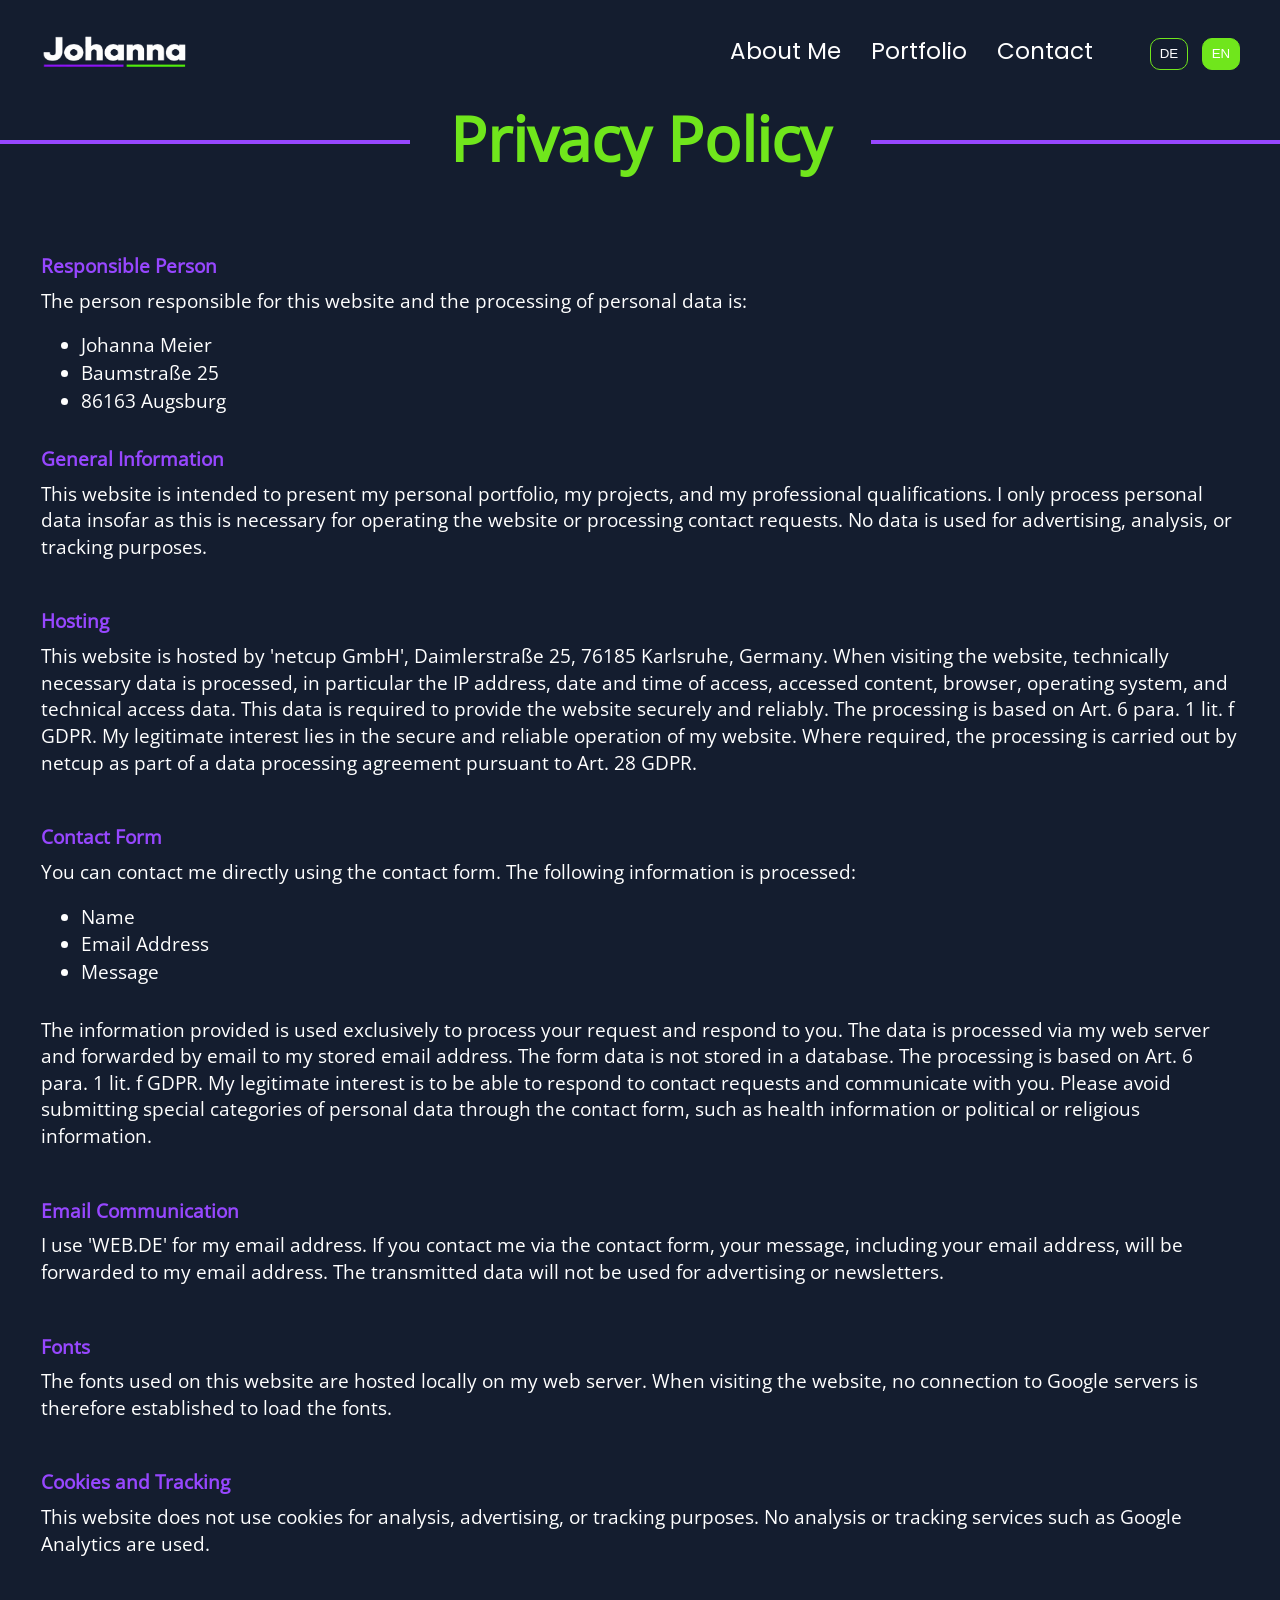
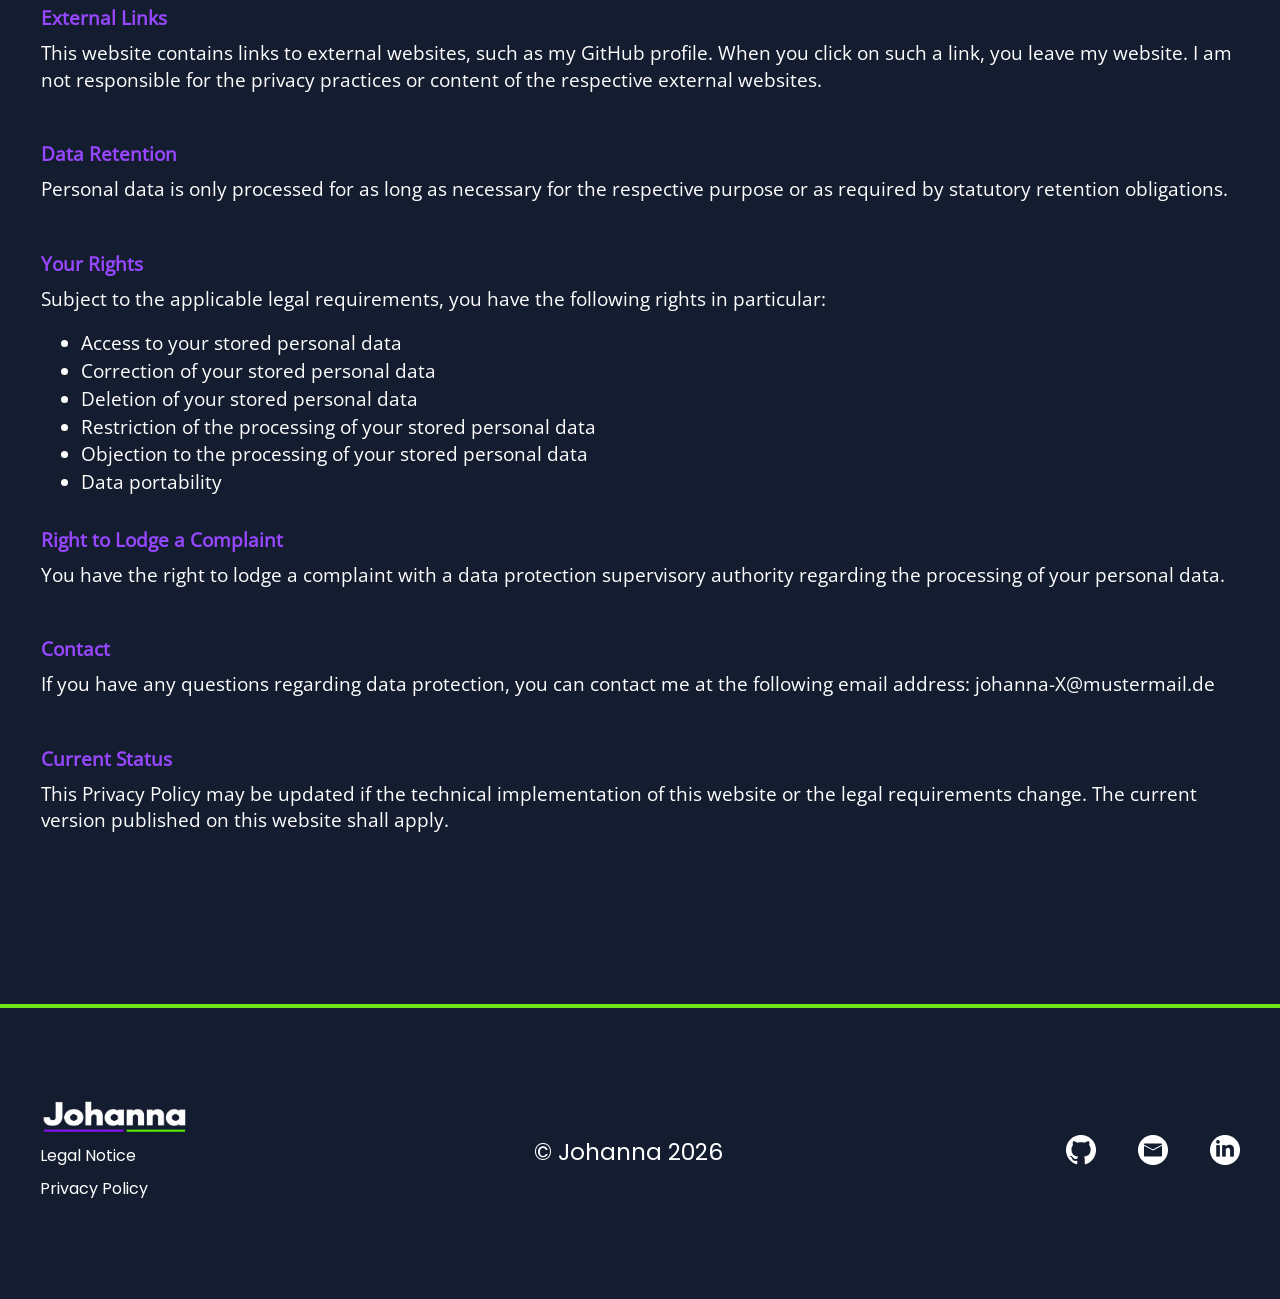
<file: privacy_policy.html>
<!DOCTYPE html>
<html lang="de">

<head>
    <meta charset="UTF-8">
    <meta name="viewport" content="width=device-width, initial-scale=1.0">
    <title data-i18n="privacyPolicy">Privacy Policy</title>
    <link rel="icon" type="image/png" href="ico/favicon_portfolio.png">
    <link rel="stylesheet" href="css/style.css">
    <link rel="stylesheet" href="css/nav.css">
    <link rel="stylesheet" href="css/sections.css">
    <link rel="stylesheet" href="css/footer.css">
    <link rel="stylesheet" href="css/legal_notice.css">
</head>

<body class="private_policy_body">
    <header class="header">
        <nav class="navbar">
            <div class="navbar_container">
                <div class="navbar_name">
                    <a href="index.html#hero" class="nav_hero">
                        <img src="ico/Johannalogo.png" alt="Johanna Flock" class="nav_hero_img">
                    </a>
                </div>
                <div class="navbar_menu">
                    <div class="nav_links">
                        <a href="index.html#about" class="nav_btn subtitles" data-i18n="aboutTitle">
                            About me
                        </a>
                        <a href="index.html#portfolio" class="nav_btn subtitles" data-i18n="portfolioTitle">
                            Portfolio
                        </a>
                        <a href="index.html#contact" class="nav_btn subtitles" data-i18n="contactTitle">
                            Contact
                        </a>
                    </div>

                    <div class="language_switch">
                        <button class="language_btn active_language_button" data-language="de">
                            DE
                        </button>
                        <button class="language_btn" data-language="en">
                            EN
                        </button>
                    </div>
                </div>
                <button class="burger_menu" aria-label="Open menu" aria-expanded="false" aria-controls="mobile_menu">
                    <span></span>
                    <span></span>
                    <span></span>
                </button>
            </div>
            <div class="mobile_menu_overlay" id="mobile_menu">
                <div class="mobile_menu_content">
                    <div class="mobile_nav_links">
                        <a href="index.html#about" class="nav_btn subtitles mobile_nav_btn" data-i18n="aboutTitle">
                            About me
                        </a>
                        <a href="index.html#portfolio" class="nav_btn subtitles mobile_nav_btn"
                            data-i18n="portfolioTitle">
                            Portfolio
                        </a>
                        <a href="index.html#contact" class="nav_btn subtitles mobile_nav_btn" data-i18n="contactTitle">
                            Contact
                        </a>
                        <div class="language_switch mobile_language_switch">
                            <button class="bold_font active_language_button" data-language="de">
                                DE
                            </button>
                            <span class="language_separator">/</span>
                            <button class="bold_font" data-language="en">
                                EN
                            </button>
                        </div>
                    </div>
                </div>
            </div>
        </nav>
    </header>

    <section class="privacy_policy_section">
          <div class="privacy_policy_head">
                <div class="violet_line_privacy"></div>
                <h5 data-i18n="privacyPolicy">Privacy Policy</h5>
                <div class="violet_line_privacy2"></div>
            </div>
        <div class="privacy_policy_wrapper">
            <a href="index.html" class="back_btn_link">
                <img src="ico/goback.svg" alt="Back Button" class="back_btn">
            </a>
          <div class="privacy_policy_content">
            <p class="bold_violet_text_policy_privacy" data-i18n="responsability">Responsible Person</p>
            <p class="policy_privacy_text" data-i18n="responsability_text">The person responsible for this website and
                the processing of personal data is:</p>
            <ul>
                <li>Johanna Meier</li>
                <li>Baumstraße 25</li>
                <li>86163 Augsburg</li>
            </ul>
            <p class="bold_violet_text_policy_privacy" data-i18n="general_information">General Information</p>
            <p class="policy_privacy_text" data-i18n="general_information_text">
                This website is intended to present my personal portfolio, my projects, and my professional
                qualifications. I only process personal data insofar as this is necessary for operating the website or
                processing contact requests. No data is used for advertising, analysis, or tracking purposes.
            </p>
            <p class="bold_violet_text_policy_privacy" data-i18n="hosting">Hosting</p>
            <p class="policy_privacy_text" data-i18n="hosting_text">
                This website is hosted by 'netcup GmbH', Daimlerstraße 25, 76185 Karlsruhe, Germany. When visiting the
                website, technically necessary data is processed, in particular the IP address, date and time of access,
                accessed content, browser, operating system, and technical access data. This data is required to provide
                the website securely and reliably. The processing is based on Art. 6 para. 1 lit. f GDPR. My legitimate
                interest lies in the secure and reliable operation of my website. Where required, the processing is
                carried out by netcup as part of a data processing agreement pursuant to Art. 28 GDPR.
            </p>
            <p class="bold_violet_text_policy_privacy" data-i18n="contact_formular">Contact Form</p>
            <p class="policy_privacy_text" data-i18n="contact_information">
                You can contact me directly using the contact form. The following information is processed:</p>
            <ul>
                <li data-i18n="name_information">Name</li>
                <li data-i18n="email_information">Email Address</li>
                <li data-i18n="message_information">Message</li>
            </ul>
            <br>
            <p class="policy_privacy_text" data-i18n="data_processing">
                The information provided is used exclusively to process your request and respond to you. The data is
                processed via my web server and forwarded by email to my stored email address. The form data is not
                stored in a database. The processing is based on Art. 6 para. 1 lit. f GDPR. My legitimate interest is
                to be able to respond to contact requests and communicate with you. Please avoid submitting special
                categories of personal data through the contact form, such as health information or political or
                religious information.
            </p>
            <p class="bold_violet_text_policy_privacy" data-i18n="email_communication">Email Communication</p>

            <p class="policy_privacy_text" data-i18n="email_communication_text">
                I use 'WEB.DE' for my email address. If you contact me via the contact form, your message, including
                your email address, will be forwarded to my email address. The transmitted data will not be used for
                advertising or newsletters.
            </p>

            <p class="bold_violet_text_policy_privacy" data-i18n="fonts">Fonts</p>
            <p class="policy_privacy_text" data-i18n="fonts_text">
                The fonts used on this website are hosted locally on my web server. When visiting the website, no
                connection to Google servers is therefore established to load the fonts.
            </p>
            <p class="bold_violet_text_policy_privacy" data-i18n="cookies_tracking">Cookies and Tracking</p>
            <p class="policy_privacy_text" data-i18n="cookies_tracking_text">
                This website does not use cookies for analysis, advertising, or tracking purposes. No analysis or
                tracking services such as Google Analytics are used.
            </p>
            <p class="bold_violet_text_policy_privacy" data-i18n="external_links">External Links</p>
            <p class="policy_privacy_text" data-i18n="external_links_text">
                This website contains links to external websites, such as my GitHub profile. When you click on such a
                link, you leave my website. I am not responsible for the privacy practices or content of the respective
                external websites.
            </p>
            <p class="bold_violet_text_policy_privacy" data-i18n="save_data">Data Retention</p>
            <p class="policy_privacy_text" data-i18n="save_data_text">
                Personal data is only processed for as long as necessary for the respective purpose or as required by
                statutory retention obligations.
            </p>
            <p class="bold_violet_text_policy_privacy" data-i18n="your_rights">Your Rights</p>
            <p class="policy_privacy_text" data-i18n="your_rights_text">
                Subject to the applicable legal requirements, you have the following rights in particular:
            </p>
            <ul>
                <li data-i18n="rights_1">Access to your stored personal data</li>
                <li data-i18n="rights_2">Correction of your stored personal data</li>
                <li data-i18n="rights_3">Deletion of your stored personal data</li>
                <li data-i18n="rights_4">Restriction of the processing of your stored personal data</li>
                <li data-i18n="rights_5">Objection to the processing of your stored personal data</li>
                <li data-i18n="rights_6">Data portability</li>
            </ul>
            <p class="bold_violet_text_policy_privacy" data-i18n="right_complaint">
                Right to Lodge a Complaint
            </p>
            <p class="policy_privacy_text" data-i18n="right_complaint_text">
                You have the right to lodge a complaint with a data protection supervisory authority regarding the
                processing of your personal data.
            </p>
            <p class="bold_violet_text_policy_privacy" data-i18n="contact_policy">
                Contact
            </p>
            <p class="policy_privacy_text" data-i18n="contact_policy_text">
                If you have any questions regarding data protection, you can contact me at the following email address:
                johanna.j.f@web.de
            </p>
            <p class="bold_violet_text_policy_privacy" data-i18n="currency">
                Current Status
            </p>
            <p class="policy_privacy_text" data-i18n="currency_text">
                This Privacy Policy may be updated if the technical implementation of this website or the legal
                requirements change.
                The current version published on this website shall apply.
            </p>
            </div>
        </div>
    </section>

    <footer class="portfolio_footer">
        <div class="footer_wrapper">
            <div class="footer_links">
                <a href="index.html#hero" class="nav_hero">
                    <img src="ico/Johannalogo.png" alt="Johanna Flock" class="nav_hero_img">
                </a>
                <a href="legal_notice.html" class="footer_link" data-i18n="legalNotice">
                    Legal Notice
                </a>
                <a href="privacy_policy.html" class="footer_link" data-i18n="privacyPolicy">
                    Privacy Policy
                </a>
            </div>
            <p>&copy; Johanna 2026</p>
            <div class="footer_social_media">
                <a href="https://github.com/Johanna-Flock" target="_blank">
                    <img src="ico/github button.png" alt="GitHub" class="social_media_icon">
                </a>
                <a href="mailto:johanna.j.f@web.de">
                    <img src="ico/email button.png" alt="Email" class="social_media_icon">
                </a>
                <a href="https://www.linkedin.com" target="_blank">
                    <img src="ico/linkedin button.png" alt="LinkedIn" class="social_media_icon">
                </a>
            </div>
        </div>
        <div class="footer_wrapper_mobile">
            <a href="index.html#hero" class="nav_hero">
                <img src="ico/Johannalogo.png" alt="Johanna Flock" class="nav_hero_img">
            </a>
            <p>&copy; Johanna 2026</p>
            <div class="footer_social_media">
                <a href="https://github.com/Johanna-Flock" target="_blank">
                    <img src="ico/github button.png" alt="GitHub" class="social_media_icon">
                </a>
                <a href="mailto:johanna.j.f@web.de">
                    <img src="ico/email button.png" alt="Email" class="social_media_icon">
                </a>
                <a href="https://www.linkedin.com" target="_blank">
                    <img src="ico/linkedin button.png" alt="LinkedIn" class="social_media_icon">
                </a>
            </div>
             <div class="footer_links">
                <a href="legal_notice.html" class="footer_link" data-i18n="legalNotice">
                    Legal Notice
                </a>
                <a href="privacy_policy.html" class="footer_link" data-i18n="privacyPolicy">
                    Privacy Policy
                </a>
            </div>
        </div>
    </footer>
    <script src="js/script.js"></script>
    <script src="js/translation.js"></script>
</body>

</html>
</file>
<file: css/style.css>
@font-face {
    font-family: 'Poppins';
    src: url('../fonts/Poppins-Regular.ttf') format('truetype');
    font-weight: 400;
    font-style: normal;
}

@font-face {
    font-family: 'Montserrat';
    src: url('../fonts/Montserrat-VariableFont_wght.ttf') format('truetype');
    font-weight: 400;
    font-style: normal;
}

@font-face {
    font-family: 'Open Sans';
    src: url('../fonts/OpenSans-VariableFont_wdth\,wght.ttf') format('truetype');
    font-weight: 400;
    font-style: normal;
}

h1 {
    font-family: Poppins;
    font-weight: 700;
    font-size: 128px;
    line-height: 120%;
    letter-spacing: 0%;
    margin: 0;
}

h2 {
    font-family: Poppins;
    font-weight: 700;
    font-size: 90px;
    line-height: 120%;
    letter-spacing: 0%;
    margin: 0;
}

h3 {
    font-family: Poppins;
    font-weight: 700;
    font-size: 32px;
    line-height: 120%;
    letter-spacing: 0%;
    margin: 0;
}

h4 {
    font-family: Poppins;
    font-weight: 700;
    font-size: 32px;
    line-height: 120%;
    letter-spacing: 0%;
    margin-top: 0;
    color: #9747FF;
    margin-bottom: 27px;
}

h5 {
    font-family: Open Sans;
    font-weight: 700;
    font-style: Bold;
    font-size: 61px;
    line-height: 120%;
    letter-spacing: 0%;
    color: #70E61C;
    margin-bottom: 50px;
}

.subtitles {
    font-family: Poppins;
    font-weight: 400;
    font-style: Regular;
    font-size: 23px;
    line-height: 120%;
    letter-spacing: 0%;
}

body {
    font-family: Poppins;
    font-weight: 400;
    font-style: Regular;
    font-size: 23px;
    line-height: 120%;
    letter-spacing: 0%;
    background: #141D2F;
    color: #FFFFFF;
    margin: 0;
}

.feedback_overlay {
    position: fixed;
    inset: 0;
    z-index: 9999;
    display: flex;
    justify-content: center;
    align-items: center;
    background: rgba(0, 0, 0, 0.5);
    opacity: 0;
    visibility: hidden;
    pointer-events: none;
    transition: opacity 0.3s ease, visibility 0.3s ease;
}

.feedback_overlay.visible {
    opacity: 1;
    visibility: visible;
    pointer-events: auto;
}

.feedback_box {
    width: 90%;
    max-width: 400px;
    padding: 30px;
    border: 5px solid #70E61C;
    border-radius: 12px;
    background: #141D2F;
    color: white;
    text-align: center;
}

.feedback_icon {
    font-size: 40px;
    font-weight: bold;
    margin-bottom: 15px;
}

.feedback_title {
    font-size: 24px;
    margin-bottom: 10px;
}

.feedback_message {
    font-size: 16px;
    line-height: 1.5;
}

.feedback_content {
    display: none;
}

.feedback_overlay.success .feedback_success {
    display: block;
}

.feedback_overlay.error .feedback_error {
    display: block;
}

.feedback_overlay.success .feedback_icon::before {
    content: "\2713";
    color: #70E61C;
}

.feedback_overlay.error .feedback_icon::before {
    content: "!";
    color: #ff4d4d;
}

.submit_btn:disabled {
    opacity: 0.5;
    cursor: not-allowed;
}

@media (max-width: 1024px) {

    h2 {
        font-size: 70px;
    }

}

@media (max-width: 800px) {

    h2 {
        font-size: 50px;
    }

    body {
        font-size: 20px;
    }

    h3 {
        font-size: 25px;
    }

}

@media (max-width: 650px) {

    h2 {
        font-size: 45px;
    }

    body {
        font-size: 16px;
    }

    h3 {
        font-size: 24px;
    }

}
</file>
<file: css/nav.css>
.navbar {
    position: fixed;
    top: 0;
    left: 0;
    width: 100%;
    height: 110px;
    background: #141D2F;
    z-index: 10000;
    transition: background 0.3s ease,
                backdrop-filter 0.3s ease;
    -webkit-backdrop-filter: blur(0);
}

.navbar.scrolled {
    background: rgba(20, 29, 47, 0.65);
    backdrop-filter: blur(14px);
    -webkit-backdrop-filter: blur(14px);
}


.navbar_container {
    width: 100%;
    max-width: 1440px;
    height: 100%;
    margin: 0 auto;
    padding: 0 40px;
    box-sizing: border-box;
    display: flex;
    justify-content: space-between;
    align-items: center;
}

.nav_hero_img {
    width: 150px;
    height: 35px;
}

.navbar_menu {
    width: 510px;
    height: 35px;
    display: flex;
    flex-direction: row;
    justify-content: space-between;
}

.nav_links {
    width: 380px;
    height: 32px;
    font-family: Poppins;
    font-weight: 400;
    font-size: 23px;
    line-height: 120%;
    letter-spacing: 0%;
    display: flex;
    flex-direction: row;
    justify-content: flex-start;
    gap: 30px;
}

.nav_btn:hover {
    color: #70E61C;
}

.nav_btn {
    position: relative;
    text-decoration: none;
}

.nav_btn.active::after {
    content: "";
    position: absolute;
    left: 0;
    bottom: -8px;
    width: 100%;
    height: 3px;
    background-color: #9747FF;
    border-radius: 2px;
}

.nav_btn.active::after {
    transform: scaleX(1);
}

a {
    text-decoration: none;
    color: #FFFFFF;
}

.language_switch {
    display: flex;
    flex-direction: row;
    gap: 14px;
}

.language_btn {
    border: 1px solid #70E61C;
    width: 38px;
    height: 32px;
    gap: 5px;
    padding-top: 5px;
    padding-right: 8px;
    padding-bottom: 5px;
    padding-left: 8px;
    border-radius: 10px;
    color: #FFFFFF;
    background-color: transparent;
}

.active_language_button {
    background-color: #70E61C;
}

.mobile_language_switch button {
    background: transparent;
    border: none;
    padding: 0;
    font: inherit;
    cursor: pointer;
    font-weight: 600;
    color: white;
    font-size: 23px;
}

.burger_menu,
.mobile_menu_overlay {
    display: none;
}

@media (max-width: 1024px) {

    .burger_menu {
        display: flex;
        flex-direction: column;
        justify-content: space-between;
        width: 32px;
        height: 24px;
        padding: 0;
        border: none;
        background: transparent;
        cursor: pointer;
        position: relative;
        z-index: 1002;
    }

    .burger_menu span {
        display: block;
        width: 100%;
        height: 2px;
        background-color: white;
        border-radius: 2px;
        transition: transform 0.3s ease,
            opacity 0.3s ease;
    }

    .navbar_menu {
        display: none;
    }

    .mobile_menu_overlay {
        position: fixed;
        top: 0;
        left: 0;
        width: 100%;
        height: 100vh;
        background: rgba(20, 29, 47, 0.95);
        display: flex;
        justify-content: center;
        align-items: center;
        transform: translateX(100%);
        transition: transform 0.8s ease;
        z-index: 1000;
    }

    .mobile_menu_overlay.open {
        transform: translateX(0);
    }

    .mobile_menu_content {
        display: flex;
        flex-direction: column;
        align-items: center;
        width: 100%;
        height: 100%;
        position: relative;
    }

    .mobile_nav_links {
        display: flex;
        flex-direction: column;
        align-items: center;
        gap: 40px;
        position: absolute;
        top: 50%;
        left: 50%;
        transform: translate(-50%, -50%);
    }

    .mobile_nav_btn {
        white-space: nowrap;
    }

    .burger_menu.open span:nth-child(1) {
        transform: translateY(10.5px) rotate(45deg);
    }

    .burger_menu.open span:nth-child(2) {
        opacity: 0;
    }

    .burger_menu.open span:nth-child(3) {
        transform: translateY(-10.5px) rotate(-45deg);
    }

    .mobile_language_switch {
        display: flex;
        align-items: center;
        gap: 10px;
    }

    .mobile_language_switch .language_btn {
        cursor: pointer;
    }

    .language_separator {
        color: white;
    }

    .mobile_language_switch .active_language_button {
        color: #70E61C;
        background-color: transparent;
    }

}
</file>
<file: css/sections.css>
#about,
#portfolio,
#contact {
    scroll-margin-top: 130px;
}

html {
    scroll-behavior: smooth;
    overflow-x: clip;
}
</file>
<file: css/hero.css>
.hero_section {
    display: flex;
    flex-direction: column;
    justify-content: center;
    align-items: center;
    margin-bottom: 100px;
    height: 100vh;
}

.hero_wrapper {
    display: flex;
    justify-content: center;
    align-items: center;
    position: relative;
    width: 100%;
    z-index: 1;
}

.shadow_img_purple {
    position: absolute;
    top: -111%;
    left: 0;
    height: auto;
    width: 679px;
}

.shadow_img_blue {
    position: absolute;
    top: -90%;
    right: 0;
    height: auto;
    width: 679px;
}

.hero_container {
    position: relative;
    display: flex;
    flex-direction: column;
    align-items: center;
    justify-content: center;
    z-index: 10;
}

.hero_content {
    display: flex;
    justify-content: center;
    align-items: center;
    position: relative !important;
    padding: 0;
    width: 100%;
}

.Iam {
    --iam-right: 95%;
    position: absolute;
    right: var(--iam-right);
    top: 50%;
    transform: translateY(-50%) rotate(-90deg);
    transform-origin: center center;
    white-space: nowrap;
    font-size: 90px;
    line-height: 1;
    margin-right:0; 
}

.hero_title {
    font-family: Poppins;
    font-weight: 700;
    font-style: Bold;
    font-size: 128px;
    line-height: 120%;
    letter-spacing: 0%;
}

.hero_btn {
    display: inline-flex;
    justify-content: center;
    align-items: center;
    width: 165px;
    height: 58px;
    border-radius: 10px;
    background: #70E61C;
    font-family: Poppins;
    font-weight: 400;
    font-size: 23px;
    line-height: 120%;
    letter-spacing: 0%;
    color: white;
    margin-top: 60px;
    box-shadow: 4px 4px 4px 0px #00000040;
    cursor: pointer;
    transition: 0.3s ease;
}

.hero_btn:hover {
    transform: scale(1.2);
    background-color: #9747FF;
}

.hero_info {
    display: flex;
    flex-direction: column;
    align-items: flex-start;
    width: fit-content;
    text-align: left;
}

.hero_subtitle {
    width: auto;
    height: auto;
    font-family: Poppins;
    font-weight: 400;
    font-size: 64px;
    line-height: 120%;
    color: #9747FF;
}

.hero_bottom {
    position: absolute;
    bottom: 40px;
    left: 0;
    right: 0;
    display: flex;
    justify-content: center;
    align-items: flex-end;
    gap: 1000px;
    z-index: 10;
}

.social_media {
    position: relative;
    display: flex;
    justify-content: flex-start;
    align-items: center;
    gap: 42px;
    height: 40px;
}

.green_line {
    position: absolute;
    right: 100%;
    margin-right: 40px;
    width: 0;
    height: 4px;
    background-color: #70E61C;
}

.social_media_icon {
    width: 30px;
    height: 30px;
}

.hero_scroll {
    display: flex;
    flex-direction: column;
    align-items: center;
    gap: 70px;
}

.scroll_text {
    font-family: Poppins;
    font-weight: 400;
    font-size: 23px;
    line-height: 120%;
    transform: rotate(90deg);
    white-space: nowrap;
}

.scroll_arrow {
    width: 30px;
    height: auto;
}

@media (max-width: 1640px) {

    .hero_bottom {
        margin-bottom: 0px;
        gap: 750px;
    }

    .hero_section {
        margin-bottom: 0px;
    }

}

@media (max-width: 1450px) {

    .hero_bottom {
        margin-bottom: 0px;
        gap: 550px;
    }

    .hero_title {
        font-family: Poppins;
        font-weight: 700;
        font-style: Bold;
        font-size: 100px;
        line-height: 100%;
        letter-spacing: 0%;
    }

    .Iam {
        font-size: 69px;
    }

    .shadow_img_purple {
        width: 500px;
        top: -100%;
    }

     .shadow_img_blue {
        width: 500px;
        top: -70%;
    }

}

@media (max-width: 1024px) {

    .hero_subtitle {
        font-size: 55px;
    }

    .hero_title {
        font-family: Poppins;
        font-weight: 700;
        font-style: Bold;
        font-size: 90px;
        line-height: 100%;
        letter-spacing: 0%;
    }

    .Iam {
        font-size: 60px;
    }

    .hero_bottom {
        margin-bottom: 0px;
        gap: 450px;
    }

    .shadow_img_purple {
        width: 360px;
        left: 0;
        top: -70%;
    }

    .shadow_img_blue {
        width: 300px;
        right: 0;
        top: 3%;
    }

}

@media (max-width: 850px) {

    .hero_bottom {
        margin-bottom: 0;
        gap: 300px;
    }

    .hero_title {
        font-size: 60px; 
    }

    .hero_subtitle {
        font-size: 45px;
    }

    .Iam {
        font-size: 46px;
    }

    .hero_info {
        gap: 0px;
    }

     .shadow_img_purple {
        width: 360px;
        left: 0;
        top: -100%;
    }

    .shadow_img_blue {
        width: 300px;
        right: 0;
        top: -22%;
    }

}

@media (max-width: 650px) {

    .hero_bottom {
        display: flex;
        justify-content: center;
        align-items: center;
        gap: 0px;
    }

    .hero_title {
        font-size: 50px;
    }

    .hero_subtitle {
        height: auto;
        font-size: 35px;
    }

   .Iam {
        font-size: 36px;
    }

    .scroll_text {
        display: none;
    }

    .scroll_arrow {
        display: none;
    }

    .hero_btn {
        width: 133px;
        height: 49px;
        font-size: 20px;
    }

}

@media (max-width: 530px) {

    .hero_title {
        font-size: 40px;
    }

    .hero_subtitle {
        height: auto;
        font-size: 27px;
    }

   .Iam {
        font-size: 28px;
    }

    
    .shadow_img_purple {
        width: 240px;
    }

    .shadow_img_blue {
        width: 200px;
    }

}

@media (max-width: 400px) {

    .shadow_img_purple {
        width: 240px;
    }

    .shadow_img_blue {
        width: 200px;
    }

    .hero_title {
        font-size: 30px;
    }

    .hero_subtitle {
        height: auto;
        font-size: 20px;
    }

   .Iam {
        font-size: 21px;
    }

}

@keyframes heroFadeUp {
    from {
        opacity: 0;
        transform: translateY(35px);
    }

    to {
        opacity: 1;
        transform: translateY(0);
    }
}

@keyframes heroFadeIn {
    from {
        opacity: 0;
    }

    to {
        opacity: 1;
    }
}

.hero_content .Iam {
    opacity: 0;
    animation: heroIamFadeUp 0.8s ease-out 0.15s forwards;
}

@keyframes heroIamFadeUp {
    from {
        opacity: 0;
        transform: translateY(-50%) rotate(-90deg) translateX(35px);
    }

    to {
        opacity: 1;
        transform: translateY(-50%) rotate(-90deg);
    }
}

.hero_title {
    opacity: 0;
    animation: heroFadeUp 1s ease-out 0.35s forwards;
}

.hero_subtitle {
    opacity: 0;
    animation: heroFadeUp 0.9s ease-out 0.6s forwards;
}

.hero_btn {
    opacity: 0;
    animation: heroFadeUp 0.9s ease-out 0.85s forwards;
}

.shadow_img_purple {
    opacity: 0;
    animation: heroFadeIn 1.8s ease-out 0.2s forwards;
}

.shadow_img_blue {
    opacity: 0;
    animation: heroFadeIn 1.8s ease-out 0.45s forwards;
}

.social_media {
    opacity: 0;
    animation: heroFadeIn 1s ease-out 1s forwards;
}

.hero_scroll {
    opacity: 0;
    animation: heroFadeIn 1s ease-out 1.2s forwards;
}

@media (prefers-reduced-motion: reduce) {

    .hero_content .Iam,
    .hero_title,
    .hero_subtitle,
    .hero_btn,
    .shadow_img_purple,
    .shadow_img_blue,
    .social_media,
    .hero_scroll {
        animation: none;
        opacity: 1;
        transform: none;
    }
}

@keyframes scrollArrowMove {

    0%,
    100% {
        transform: translateY(0);
    }

    50% {
        transform: translateY(7px);
    }
}

.hero_scroll .scroll_arrow {
    animation: scrollArrowMove 1.8s ease-in-out 2.2s infinite;
}

@media (prefers-reduced-motion: reduce) {
    .hero_scroll .scroll_arrow {
        animation: none;
    }
}
</file>
<file: css/aboutme.css>
.about_section {
    position: relative;
    overflow: hidden;
    margin-bottom: 100px;
}

.about_wrapper {
    display: flex;
    justify-content: space-between;
    width: 100%;
    max-width: 1440px;
    padding: 0 40px;
    margin: 0 auto;
    box-sizing: border-box;
    position: relative;
    z-index: 2;
}

.about_wave {
    position: absolute;
    left: 0;
    top: 75%;
    width: 100%;
    height: auto;
    z-index: 3;
}

.about_content {
    width: 520px;
    margin-bottom: 160px;
}

.picture {
    position: relative;
    margin-top: 330px;
}

.aboutme_img {
    position: relative;
    z-index: 2;
    width: 850px;
    height: auto;
    display: block;
}

.shadow_img_aboutme {
    position: absolute;
    top: -10%;
    left: -5%;
    width: 120%;
    z-index: 1;
}

.about_content ul {
    list-style: none;
    padding: 0;
    margin: 0;
}

.about_content li {
    display: flex;
    align-items: flex-start;
    gap: 20px;
    margin-bottom: 24px;
}

.about_content li img {
    width: 48px;
    height: 48px;
    flex-shrink: 0;
}

.about_content p {
    margin-bottom: 50px;
    margin-top: 50px;
    font-family: Poppins;
    font-weight: 400;
    line-height: 120%;
    letter-spacing: 0%;
}

@media (max-width: 1800px) {

    .about_wave {
        top: 78%;
    }

}

@media (max-width: 1450px) {

    .about_wave {
        top: 40%;
        z-index: 3;
    }

    .picture {
        position: relative;
        margin-top: 0;
        margin-bottom: 60px;
        z-index: 1;
    }

    .about_wrapper {
        display: flex;
        flex-direction: column-reverse;
        justify-content: center;
        align-items: center;
        z-index: auto;

    }

    .about_content {
        position: relative;
        z-index: 5;
        margin-bottom: 0px;
        width: auto;
        margin-left: 200px;
        margin-right: 200px;
    }

    .aboutme_img {
        position: relative;
        z-index: 2;
    }

    .shadow_img_aboutme {
        z-index: 1;
    }

}

@media (max-width: 1024px) {

    .aboutme_img {
        width: 700px;
    }

    .about_wave {
        top: 36%;
        z-index: 3;
    }

    .about_content {
        margin-left: 100px;
        margin-right: 100px;
    }

}

@media (max-width: 850px) {

    .aboutme_img {
        width: 700px;
    }

    .about_wave {
        top: 34%;
        z-index: 3;
    }

}

@media (max-width: 800px) {

    .aboutme_img {
        width: 500px;
    }

    .about_wave {
        top: 33%;
        z-index: 3;
    }

    .about_content {
        margin-left: 0;
        margin-right: 0;
    }

    .picture {
        position: relative;
        margin-top: 0;
        margin-bottom: 0px;
        z-index: 1;
    }

}

@media (max-width: 650px) {

    .about_wrapper {
        padding: 0 20px;
    }

    .about_section {
        margin-top: 100px;
    }

    .about_content li img {
        width: 26px;
        height: 32px;
        flex-shrink: 0;
    }

    .about_content li {
        gap: 10px;
    }

    .about_wave {
        top: 37%;
        z-index: 3;
    }

}

@media (max-width: 570px) {

    .aboutme_img {
        width: 400px;
    }

    .about_wave {
        top: 31%;
        z-index: 3;
    }

}

@media (max-width: 420px) {

    .aboutme_img {
        width: 300px;
    }

    .about_wave {
        top: 23%;
        z-index: 3;
    }

}

@media (max-width: 380px) {

    .about_wave {
        top: 23%;
        z-index: 3;
    }

    .picture {
        margin-bottom: 0px;
    }

    .about_section {
        margin-top: 50px;
        margin-bottom: 50px;
    }

}

.js-enabled .about_content,
.js-enabled .picture {
  opacity: 0;
  transform: translateY(28px);
  transition:
    opacity 1.3s ease,
    transform 1.3s ease;
}

.about_section.is-visible .about_content,
.about_section.is-visible .picture {
  opacity: 1;
  transform: translateY(0);
}

.about_section.is-visible .picture {
  transition-delay: 0.3s;
}

@media (prefers-reduced-motion: reduce) {
  .js-enabled .about_content,
  .js-enabled .picture {
    opacity: 1;
    transform: none;
    transition: none;
  }
}
</file>
<file: css/skills.css>
.skills_section {
    position: relative;
    z-index: 6;
    margin-bottom: 150px;
}

.skills_wrapper {
    display: flex;
    justify-content: space-between;
    align-items: flex-start;
    width: 100%;
    max-width: 1440px;
    padding: 0 40px;
    margin: 0 auto;
    box-sizing: border-box;
}

.skills_container {
    display: flex;
    flex-direction: column;
    width: 520px;
}

.skill_card {
    font-family: Poppins;
    font-weight: 700;
    font-size: 16px;
    line-height: 120%;
    letter-spacing: 0%;
    text-align: center;
    width: 88px;
    height: 101px;
}

.skill_card img {
    width: 57px;
    height: 60px;
}

.all_skills {
    display: flex;
    gap: 80px;
}


.skills_grid {
    display: flex;
    justify-content: center;
    align-items: center;
    flex-direction: column;
    gap: 80px;
}

.skills_headline {
    position: relative;
    display: flex;
    align-items: center;
    margin-bottom: 50px;
    gap: 20px;
}

.blue_line {
    position: absolute;
    left: 46%;
    margin-left: 40px;
    height: 4px;
    width: 0;
    background-color: #1CDAE6;
}

.highlight {
    color: #9747FF;
}

.skills_container p {
    margin-bottom: 40px;
    margin-top: 0;
}

.skills_container p.skills_curious {
    margin-top: 20px;
}

.skill_btn {
    display: inline-flex;
    justify-content: center;
    align-items: center;
    width: 203px;
    height: 58px;
    border-radius: 10px;
    color: white;
    background-color: #70E61C;
    margin: 0;
    font-family: Poppins;
    font-weight: 400;
    font-style: Regular;
    font-size: 23px;
    line-height: 120%;
    letter-spacing: 0%;
    transition: 0.3s ease;
    box-shadow: 4px 4px 4px 0px #00000040;
    cursor: pointer;
}

.skill_btn_mobile {
    display: none;
}

.skill_btn:hover {
    transform: scale(1.2);
    background-color: #9747FF;
}

.all_skills_mobile {
    display: none;
}


.learning_card {
    position: relative;
}

.learning_tooltip {
    position: absolute;
    bottom: calc(100% + 15px);
    left: 50%;
    transform: translateX(-50%) translateY(8px);
    width: 188px;
    height:129px;
    padding: 14px 10px;
    box-sizing: border-box;
    display: flex;
    justify-content: center;
    align-items: center;
    flex-direction: column;
    gap: 12px;
    background: #FFFFFF;
    color: #141D2F;
    border-radius: 10px;
    box-shadow: 0 6px 24px rgba(0, 0, 0, 0.15);
    opacity: 0;
    visibility: hidden;
    pointer-events: none;
    transition: opacity 0.25s ease,
                transform 0.25s ease,
                visibility 0.25s ease;
    z-index: 100;
}

.learning_tooltip_items {
    display: flex;
    justify-content: center;
    align-items: center;
    gap: 20px;
}

.learning_tooltip::after {
    content: "";
    position: absolute;
    top: 100%;
    left: 50%;
    transform: translateX(-50%);
    border: 8px solid transparent;
    border-top-color: #FFFFFF;
}

.learning_tooltip_item {
    flex: 1;
    min-width: 0;
    display: flex;
    flex-direction: column;
    align-items: center;
    text-align: center;
    gap: 8px;
}

.learning_tooltip_item img {
    width: 32px;
    height: 32px;
    object-fit: contain;
}

.learning_tooltip_item p {
    margin: 0;
    font-size: 12px;
    line-height: 1.4;
}

.learning_tooltip p {
    margin: 0;
    font-size: 16px;
}

.learning_card:hover .learning_tooltip {
    opacity: 1;
    visibility: visible;
    transform: translateX(-50%) translateY(0);
}

 .all_skills_medium {
    display: none;
 }

@media (max-width: 1450px) {

    .skills_wrapper {
        display: flex;
        flex-direction: column-reverse;
        justify-content: center;
        align-items: center;
    }

    .skills_container {
        margin-bottom: 20px;
        width: auto;
        margin-left: 200px;
        margin-right: 200px;
    }

    .skills_text {
        width: auto;
        margin-left: 40px;
        margin-right: 40px;
    }

    .skills_container p {
        margin-bottom: 60px;
    }

    .skill_btn {
        display: none;
    }

    .skill_btn_mobile {
        display: inline-flex;
        justify-content: center;
        align-items: center;
        width: 203px;
        height: 58px;
        border-radius: 10px;
        color: white;
        background-color: #70E61C;
        margin: 0;
        font-family: Poppins;
        font-weight: 400;
        font-style: Regular;
        font-size: 23px;
        line-height: 120%;
        letter-spacing: 0%;
        transition: 0.3s ease;
        box-shadow: 4px 4px 4px 0px #00000040;
        cursor: pointer;
    }

    .all_skills {
        display: none; 
    }

    .all_skills_medium {
        display: flex;
        flex-direction: column;
        justify-content: center;
        align-items: center;
        gap: 95px;
    }

    .skills_grid {
        display: flex;
        flex-direction: row;
        gap: 80px;
    }

}

@media (max-width: 1024px) {

    .skills_container {
        margin-left: 100px;
        margin-right: 100px;
    }
}

@media (max-width: 800px) {

    .skills_container {
        margin-left: 0;
        margin-right: 0;
    }

}

@media (max-width: 650px) {

    .skills_wrapper {
        padding: 0 20px;

    }

    .skill_btn_mobile {
        visibility: hidden;
    }

    .skill_btn_mobile_mobile {
        width: 158px;
        height: 49px;
        font-size: 20px;
        display: inline-flex;
        justify-content: center;
        align-items: center;
        border-radius: 10px;
        color: white;
        background-color: #70E61C;
        margin: 0;
        font-family: Poppins;
        font-weight: 400;
        font-style: Regular;
        font-size: 20px;
        line-height: 120%;
        letter-spacing: 0%;
        transition: 0.3s ease;
        box-shadow: 4px 4px 4px 0px #00000040;
        cursor: pointer;
    }

    .all_skills_medium {
        display: none;
    }

    .reference_text {
        width: 310px;
        height: 189px;
    }

    .reference_quote {
        font-size: 16px;
    }

    .all_skills_mobile {
        display: flex;
        justify-content: center;
        align-items: center;
        flex-direction: column;
        gap: 50px;
    }

    .skills_grid {
        gap: 50px;
    }
}

@media (max-width: 530px) {

    .skills_grid {
        gap: 30px;
    }

    .all_skills_mobile {
        gap: 30px;
    }

}

@media (max-width: 450px) {

    .skills_grid {
        gap: 15px;
    }

    .all_skills_mobile {
        gap: 55px;
    }

}

@media (max-width: 380px) {

    .skills_section {
        margin-bottom: 120px;
    }

}

.skill_card img {
    display: inline-block;
}

.skill_card:hover img {
    animation: skillIconBounce 0.5s ease;
}

@keyframes skillIconBounce {
    0%, 100% {
        transform: translateY(0);
    }

    35% {
        transform: translateY(-12px);
    }

    65% {
        transform: translateY(-5px);
    }
}

.js-enabled .skills_container {
  opacity: 0;
  transform: translateY(28px);
  transition:
    opacity 1.3s ease,
    transform 1.3s ease;
}

.skills_section.is-visible .skills_container {
  opacity: 1;
  transform: translateY(0);
}

@media (prefers-reduced-motion: reduce) {
  .js-enabled .skills_container {
    opacity: 1;
    transform: none;
    transition: none;
  }
}
</file>
<file: css/portfolio.css>
.portfolio_section {
    margin-bottom: 100px;
    position: relative;
    z-index: 10;
}

.shadow_portfolio_blue {
    position: absolute;
    z-index: 1;
    right: 0;
    top: -400px;
    width: 500px;
}

.shadow_portfolio_green {
    position: absolute;
    z-index: 1;
    left: 0;
    top: 400px;
    width: 500px;
}

.portfolio_wrapper {
    position: relative;
    width: 100%;
    max-width: 1440px;
    padding: 0 40px;
    margin: 0 auto;
    box-sizing: border-box;
    display: flex;
    flex-direction: column;
    align-items: center;
    z-index: 1;
}

.portfolio_section_head {
    display: flex;
    flex-direction: column;
    justify-content: center;
    align-items: flex-start;
}

.portfolio_title_design {
    display: flex;
    justify-content: flex-start;
    align-items: center;
    margin-bottom: 50px;
    gap: 30px;
    position: relative;
}

.violet_line {
    position: absolute;
    right: 100%;
    height: 4px;
    background-color: #9747FF;
    margin-right: 40px;
}

.portfolio_section_head p {
    margin-bottom: 30px;
    margin-top: 0;
}

.portfolio_grid {
    display: flex;
    flex-direction: column;
    justify-content: space-between;
    height: auto;
}

.portfolio_card_row {
    display: flex;
    justify-content: space-between;
    width: 1238px;
}

.project_card {
    border: 1px solid #70E61C;
    border-radius: 20px;
    position: relative;
    overflow: hidden;
    height: 600px;
    width: 600px;
    z-index: 20;
    background: #141D2F;
}

.project_image {
    width: 100%;
    height: 100%;
    object-fit: cover;
    transition: transform .4s ease;
}

.project_overlay {
    position: absolute;
    inset: 0;
    display: flex;
    flex-direction: column;
    justify-content: space-between;
    align-items: center;
    opacity: 0;
    transition: opacity .3s ease;
    background: rgba(20, 29, 47, 0.8);
}

.project_overlay p {
    font-family: Poppins;
    font-size: 23px;
    text-align: center;
    width: 513px;
    height: auto;
    margin-bottom: 27px;
    margin-top: 0px;
}

.project_description {
    background-color: white;
    color: black;
    display: flex;
    flex-direction: column;
    justify-content: flex-start;
    align-items: center;
    border-radius: 20px;
    padding-top: 40px;
    width: 100%;
}

.project_buttons {
    margin-top: 100px;
    display: flex;
    gap: 86px;
    font-size: 23px;
    color: white;
}

.project_btn {
    display: flex;
    justify-content: center;
    align-items: center;
    width: 137px;
    height: 58px;
    border-radius: 10px;
    border: 1px solid;
    text-decoration: none;
    color: white;
    padding: 0;
    box-sizing: border-box;
    transition: all 0.3s ease;
}

.blueborder {
    border: 1px solid #1CDAE6;
    background-color: transparent;
}

.violetbutton {
    border: 1px solid #9747FF;
    background-color: #9747FF;
}

.blueborder:hover {
    background-color: #1CDAE6;
}

.violetbutton:hover {
    background-color: #70E61C;
    border-color: #70E61C;
}

.project_card:hover .project_image {
    transform: scale(2);
}

.project_card:hover .project_overlay {
    opacity: 1;
}

.green {
    color: #70E61C;
}

.references {
    display: flex;
    justify-content: center;
    align-items: center;
    flex-direction: column;
    margin-top: 170px;
}

.references_text_picture {
    display: flex;
    justify-content: center;
    align-items: center;
    position: relative;
}

.references_design_element {
    position: absolute;
    top: -30px;
    left: -30px;
}

.reference_text {
    height: 272px;
    width: 851px;
    border-radius: 32px;
    border: 4px solid #9747FF;
    display: flex;
    flex-direction: column;
    align-items: center;
    justify-content: center;
    margin-right: 40px;
    font-family: Montserrat;
    font-weight: 400;
    font-style: Regular;
    font-size: 20px;
    line-height: 120%;
    letter-spacing: 0%;
}

.reference_quote {
    padding-right: 30px;
    padding-left: 30px;
}

.reference_name {
    display: flex;
    justify-content: flex-start;
    align-items: center;
    gap: 20px;
    margin-top: 30px;
}

.blue_line_references {
    width: 503px;
    height: 4px;
    background-color: #1CDAE6;
    margin-right: 10px;
}

.green_line_references {
    position: absolute;
    height: 4px;
    background-color: #70E61C;
    left: 100%;
    top: 50%;
    margin-left: 40px;
}

.reference_picture {
    width: 272px;
    height: 272px;
    border: 4px solid #70E61C;
    border-radius: 50%;
    overflow: hidden;
    display: flex;
    justify-content: center;
    align-items: center;
    flex-shrink: 0;
}

.reference_picture_wrapper {
    position: relative;
    width: 272px;
    height: 272px;
}

.reference_img {
    width: 100%;
    height: 100%;
    object-fit: cover;
}

.arrow_switch {
    display: flex;
    justify-content: center;
    align-items: center;
    margin-top: 40px;
    gap: 10px;
}

.arrow_references {
    width: 20px;
    height: 20px;
}

.arrow_btn {
    width: 40px;
    height: 40px;
    display: flex;
    justify-content: center;
    align-items: center;
    border: 3px solid transparent;
    border-radius: 50%;
    background: transparent;
    cursor: pointer;
    transition: border-color 0.3s ease;
}

.arrow_btn:hover {
    border-color: #70E61C;
}

.dotblue {
    display: inline-block;
    width: 12px;
    height: 12px;
    background-color: #1CDAE6;
    border-radius: 50%;
}

.dotgreen {
    display: inline-block;
    width: 12px;
    height: 12px;
    background-color: #70E61C;
    border-radius: 50%;
}

.dotpurple {
    background-color: #9747FF;
    display: inline-block;
    width: 12px;
    height: 12px;
    background-color: #9747FF;
    border-radius: 50%;
}

@media (max-width: 1450px) {

    .shadow_portfolio_blue {
    position: absolute;
    z-index: 1;
    right: 0;
    top: -200px;
    width: 424px; 
    }

    .portfolio_grid {
        height: auto;
    }

    .portfolio_card_row {
        flex-direction: column;
        gap: 50px;
        width: 100%;
        align-items: center;
        margin-top: 50px;
    }

    .project_card {
        width: 100%;
        max-width: 600px;
    }

    .project_description {
        padding-top: 20px;
    }

    .project_buttons {
        margin-top: 50px;
        gap: 20px;
    }

    .references_text_picture {
        flex-direction: column-reverse;
        gap: 60px;
    }

    .references {
        margin-top: 130px;
    }

    .references_design_element {
        position: absolute;
        top: 300px;
        left: 750px;
    }

    .reference_text {
        margin-right: 70px;
    }

}

@media (max-width: 1024px) {

    .reference_text {
        height: 300px;
        width: 600px;
        border-radius: 32px;
        border: 4px solid #9747FF;
        display: flex;
        flex-direction: column;
        align-items: center;
        justify-content: space-between;
        font-size: 20px;
        line-height: 120%;
        letter-spacing: 0%;
        margin-right: 0px;
    }

    .references_design_element {
        display: none;
    }

    .blue_line_references {
        width: 350px;
        height: 4px;
        background-color: #1CDAE6;
        margin-left: 10px;
    }

    .reference_name {
        display: flex;
        justify-content: center;
        margin-bottom: 20px;
    }

}

@media (max-width: 800px) {

    .shadow_portfolio_blue {
        width: 300px;
    }

    .project_card {
        height: 400px;
        width: 400px;
    }

    .portfolio_section_head p {
        margin-bottom: 0px;
    }

    .project_overlay p {
        font-size: 20px;
        width: 390px;

    }

}

@media (max-width: 650px) {

    .references {
        margin-top: 100px;
    }

    .reference_text {
        width: 310px;
        /* height: 189px; */
        height: auto;
        font-size: 16px;
    }

    .reference_quote {
        font-size: 16px;
    }

    .blue_line_references {
        width: 120px;
        margin-left: 18px;
    }

    .reference_picture {
        width: 144px;
        height: 144px;
    }

    .reference_picture_wrapper {
        width: 144px;
        height: 144px;
    }

    .portfolio_section {
        margin-bottom: 0px;
    }

    .shadow_portfolio_blue {
        top: -120px;
        width: 300px;
    }

}

@media (max-width: 530px) {

    .project_card {
        height: 300px;
        width: 300px;
    }

    .project_overlay p {
        font-size: 16px;
        width: 290px;
        margin-bottom: 10px;
    }

    .project_description h4 {
        margin-bottom: 5px;
        font-size: 20px;
    }

    .project_description {
        padding-top: 10px;
    }

    .project_buttons {
        margin-top: 35px;
        display: flex;
        gap: 20px;
        font-size: 16px;
        color: white;
    }

    .project_btn {
        width: 124px; 
        height: 49px; 
    }

    .shadow_portfolio_green {
        width: 300px;
    }

}

@media (max-width: 360px) {

    .project_card {
        height: 250px;
        width: 250px;
    }

    .shadow_portfolio_green {
        width: 190px;
    }

    .shadow_portfolio_blue {
        top: 60px;
        width: 190px;
    }

    .reference_text {
        width: 250px;
        height: auto;
        font-size: 16px;
    }

    .portfolio_section {
        margin-top: 50px;
    }

    .project_buttons {
        margin-top: 20px;
        display: flex;
        gap: 10px;
        font-size: 16px;
        color: white;
    }

    .project_btn {
        width: 100px; 
        height: 40px; 
    }

    .project_description h4 {
        margin-bottom: 5px;
        font-size: 16px;
    }   

    .project_overlay p {
        font-size: 14px;
        width: 240px;
        margin-bottom: 10px;
    }
    

}

.js-enabled .portfolio_title_design,
.js-enabled .portfolio_section_head > p {
  opacity: 0;
  transform: translateY(28px);
  transition:
    opacity 1.3s ease,
    transform 1.3s ease;
}

.portfolio_section.is-visible .portfolio_title_design,
.portfolio_section.is-visible .portfolio_section_head > p {
  opacity: 1;
  transform: translateY(0);
}

.portfolio_section.is-visible .portfolio_section_head > p {
  transition-delay: 0.2s;
}

@media (prefers-reduced-motion: reduce) {
  .js-enabled .portfolio_title_design,
  .js-enabled .portfolio_section_head > p {
    opacity: 1;
    transform: none;
    transition: none;
  }
}
</file>
<file: css/contact.css>
.contact_section {
    margin-top: 150px;
    margin-bottom: 100px;
    position: relative;
    z-index: 10;
    margin-bottom: 250px;
}

.contact_wrapper {
    width: 100%;
    max-width: 1440px;
    padding: 0 40px;
    margin: 0 auto;
    box-sizing: border-box;
    display: flex;
    align-items: center;
    flex-direction: column;
    z-index: 1;
}

.purple_shadow_contact {
    position: absolute;
    top: -390px;
    right: 0;
    pointer-events: none;
    z-index: 0;
}

.contact_section_title {
    display: flex;
    justify-content: center;
    align-items: center;
    gap: 50px;
    width: 100%;
    position: relative;
    z-index: 10;
    margin-bottom: 50px;
}

.green_line_contact {
    position: absolute;
    left: 63%;
    margin-left: 40px;
    height: 4px;
    background: #70E61C;
    z-index: 100;
}

.contact_form {
    display: flex;
    flex-direction: column;
    gap: 32px;
}

.up_btn {
    position: absolute;
    top: 750px;
    right: 50px;
    width: 39px;
    height: 39px;
}

.up_btn:hover svg rect {
    stroke: #70E61C;
}

.up_btn:hover svg path {
    fill: #70E61C;
}

.form_input {
    width: 617px;
    height: 50px;
    border-radius: 10px;
    padding: 15px 25px;
    border: 1px solid #9747FF;
    background-color: #141D2F;
    color: white;
    position: relative;
    z-index: 10;
    box-sizing: border-box;
}

.form_input:-webkit-autofill,
.form_input:-webkit-autofill:hover,
.form_input:-webkit-autofill:focus {
    -webkit-text-fill-color: white;
    -webkit-box-shadow: 0 0 0 1000px #141D2F inset;
    transition: background-color 5000s ease-in-out 0s;
}

.form_input:hover:not(.error):not(.success),
.form_textarea:hover:not(.error):not(.success) {
    border: 1px solid #1CDAE6;
}

.form_textarea {
    width: 617px;
    height: 150px;
    border-radius: 10px;
    border-width: 1px;
    padding: 15px 25px;
    border: 1px solid #9747FF;
    background-color: #141D2F;
    color: white;
    position: relative;
    z-index: 10;
    box-sizing: border-box;
}

.form_textarea::placeholder {
    color: #FFFFFF;
    font-family: Poppins;
    font-size: 16px;
    font-weight: 400;
    opacity: 1;
}

.form_input::placeholder {
    color: #FFFFFF;
    font-family: Poppins;
    font-size: 16px;
    font-weight: 400;
    opacity: 1;
}

.required_message,
.invalid_message {
    display: none;
    position: absolute;
    left: 0;
    top: 100%;
    margin: 5px 0 0;
    color: #E61C40;
    font-family: Poppins;
    font-size: 14px;
    line-height: 120%;
    z-index: 100;
}

.form_input:focus {
    outline: none;
}

.form_input:focus.error {
    border-color: #E61C40;
}

.form_textarea:focus {
    outline: none;
}

.form_textarea:focus.error {
    border-color: #E61C40;
}

.form_input,
.form_textarea {
    width: 100%;
    box-sizing: border-box;
}

.form_input.error,
.form_textarea.error {
    border: 1px solid #E61C40;
}

.form_input.success,
.form_textarea.success {
    border: 1px solid #70E61C;
}

.form_field {
    position: relative;
    width: 100%;
}

.validation_icon {
    position: absolute;
    right: 20px;
    top: 50%;
    transform: translateY(-50%);
    width: 24px;
    height: 24px;
    z-index: 50;
    display: none;
}

.checkbox_label {
    display: flex;
    align-items: center;
    gap: 12px;
}

.checkbox_label p {
    font-family: Poppins;
    font-weight: 400;
    font-style: Regular;
    font-size: 16px;
    line-height: 120%;
    letter-spacing: 0%;
}

.input_checkbox {
    position: absolute;
    opacity: 0;
}

.custom_checkbox {
    width: 18px;
    height: 18px;
    border: 3px solid #70E61C;
    background: transparent;
    flex-shrink: 0;
    position: relative;
    cursor: pointer;
}

.input_checkbox:checked+.custom_checkbox::after {
    content: "";
    position: absolute;
    width: 4px;
    height: 8px;
    border-right: 3px solid #70E61C;
    border-bottom: 3px solid #70E61C;
    transform: rotate(45deg);
    left: 5px;
    top: 2px;
}

.privacy_error {
    display: none;
    color: #E61C40;
    font-family: Poppins;
    font-size: 14px;
    margin: 0px 0 0;
}

.submit_btn {
    width: 253px;
    height: 58px;
    background: #B6B6B6;
    color: white;
    font-size: 23px;
    font-family: Poppins;
    display: flex;
    justify-content: center;
    align-items: center;
    border-radius: 10px;
    box-shadow: 4px 4px 4px 0px #00000040;
    transition: transform 0.2s ease, background-color 0.2s ease;
    cursor: not-allowed;
}

.contact_problem_to_solve {
    display: flex;
    justify-content: flex-start;
    align-items: center;
    gap: 20px;
    position: relative;
}

.blue_line_contact {
    position: absolute;
    right: 100%;
    margin-right: 40px;
    height: 4px;
    background-color: #1CDAE6;
}

.contact_description {
    display: flex;
    flex-direction: column;
    align-items: flex-start;
    gap: 24px;
    width: 573px;
    font-family: Poppins;
    font-weight: 400;
    font-size: 23px;
    line-height: 120%;
    letter-spacing: 0%;
}

.contact_description p {
    margin-top: 0;
    margin-bottom: 0;
}

.contact_content {
    display: flex;
    justify-content: center;
    align-items: flex-start;
    gap: 250px;
}

.submit_btn.active {
    background-color: #70E61C;
    cursor: pointer;
}

.submit_btn.active:hover {
    background-color: #9747FF;
    transform: scale(1.05);
}

.checkbox_wrapper {
    display:flex; 
    flex-direction:column;
    justify-content:center; 
    align-items:center;
    gap: 40px;
}

.colorwhite {
    color: white;
}

.colorpurple {
    color: #9747FF;
}

a.colorpurple {
    text-decoration: none;
    cursor: pointer;
}

a.colorpurple:hover {
    text-decoration: underline;
}

@media (max-width: 1450px) {

    .contact_inner {
        width: calc(100% - 400px);
        margin: 0 auto;
    }

    .contact_content {
        display: flex;
        display: flex;
        flex-direction: column;
        justify-content: center;
        align-items: flex-start;
        gap: 100px;
        width: 100%;
    }

    .contact_description {
        width: auto;
    }

    .purple_shadow_contact {
        position: absolute;
        top: 10px;
        right: 0;
    }

    .up_btn {
        position: absolute;
        top: 1000px;
        right: 100px;

    }

    .contact_section {
        margin-bottom: 150px;
    }

    .contact_section_title {
        display: flex;
        justify-content: flex-start;
        align-items: center;
        gap: 50px;
        width: 100%;
        position: relative;
        z-index: 10;
        margin-bottom: 30px;
    }

}

@media (max-width: 1150px) {

    .contact_content {
        position: relative;
        display: flex;
        flex-direction: column;
        justify-content: center;
        align-items: center;
        gap: 70px;
        width: auto;
        z-index: 10;
    }

    .contact_description {
        width: auto;
    }

    .purple_shadow_contact {
        position: absolute;
        top: 70px;
        right: 0;
        width: 400px;
        height: auto;
    }

    .up_btn {
        position: absolute;
        top: 900px;
        right: -110px;
    }
}

@media (max-width: 1024px) {

    .contact_inner {
        width: auto;
        margin-left: 100px;
        margin-right: 100px;
    }

    .up_btn {
        position: absolute;
        top: 860px;
        right: 0;
    }

}

@media (max-width: 800px) {

    .contact_inner {
        width: auto;
        margin-left: 0;
        margin-right: 0;
    }

    .up_btn {
        position: absolute;
        top: 830px;
        right: 40px;
    }

    .checkbox_text {
        margin-right: 75px;
    }

    .contact_description {
        font-size: 20px;
    }

}

@media (max-width: 650px) {

    .contact_wrapper {
        padding: 0 20px;

    }

    .contact_description {
        font-size: 16px;
    }

    .contact_section {
        margin-top: 100px;
    }

    .contact_content {
        gap: 55px;
    }

    .up_btn {
        position: absolute;
        top: 830px;
        right: 40px;
    }

    .submit_btn {
        width: 195px;
        height: 49px;
        font-size: 16px;
    }

}

@media (max-width: 430px) {

    .up_btn {
        position: absolute;
        top: 900px;
        right: 40px;
    }

}

@media (max-width: 350px) {

    .up_btn {
        position: absolute;
        top: 950px;
        right: 20px;
    }

    .checkbox_text {
        margin-right: 0px;
    }

}

.js-enabled .contact_section_title,
.js-enabled .contact_description {
  opacity: 0;
  transform: translateY(28px);
  transition:
    opacity 1.3s ease,
    transform 1.3s ease;
}

.contact_section.is-visible .contact_section_title,
.contact_section.is-visible .contact_description {
  opacity: 1;
  transform: translateY(0);
}

.contact_section.is-visible .contact_description {
  transition-delay: 0.2s;
}

@media (prefers-reduced-motion: reduce) {
  .js-enabled .contact_section_title,
  .js-enabled .contact_description {
    opacity: 1;
    transform: none;
    transition: none;
  }
}
</file>
<file: css/footer.css>
.portfolio_footer {
    height: 291px; 
    border-top: 4px solid #70E61C;
    display:flex; 
    justify-content: center; 
    align-items: center;
    z-index: 15;
    position: relative;
    background:#141D2F; 
}

.footer_wrapper {
    width: 100%;
    max-width: 1440px; 
    margin: 0 auto;
    padding: 0 40px;
    display:flex; 
    justify-content: space-between; 
    align-items: center;
}

.footer_social_media {
    display:flex; 
    gap: 42px; 
}

.footer_links {
    display:flex; 
    flex-direction: column;
    align-items: flex-start;
    font-size: 16px; 
}

.footer_links p {
    margin-top:0; 
    margin-bottom:0; 
}

.social_media_icon {
    width: 30px;
    height: 30px;
}

.social_media_icon:hover {
    transform: scale(1.3);
    transition: 0.3s ease;
}

.footer_link {
    position: relative;
    text-decoration: none;
    color: white;
    margin-bottom: 5px;
}

.footer_link::after {
    content: "";
    position: absolute;
    left: 0;
    bottom: 0;
    width: 100%;
    height: 3px;
    background-color: #70E61C;

    transform: scaleX(0);
    transform-origin: left;
    transition: transform 0.25s ease;
}

.footer_link:hover::after {
    transform: scaleX(1);
}

.footer_wrapper_mobile {
    display:none; 
}


@media (max-width: 850px) {

  .footer_wrapper {
    display:none; 
  }


  .footer_wrapper_mobile {
    display:flex; 
    flex-direction: column;
    justify-content: center; 
    align-items: center;
    gap: 20px; 
    margin-top: 60px;
   
  }

  .footer_wrapper_mobile .nav_hero {
    margin-bottom: 20px;
  }

  .portfolio_footer {
    height: 450px; 
  }
  
}
</file>
<file: css/legal_notice.css>
.legal_notice_section {
    display: flex;
    flex-direction: column;
    margin-bottom: 150px;
}

.legal_notice_head {
    display: flex;
    justify-content: center;
    align-items: center;
    gap: 20px;
    position: relative;
    width: 100%;
}

.privacy_policy_head {
    position: relative;
    display: flex;
    align-items: center;
    justify-content: center;
    width: 100%;
}

.violet_line_legal_notice,
.violet_line_legal_notice2,
.violet_line_privacy,
.violet_line_privacy2 {
    position: absolute;
    height: 4px;
    background-color: #9747FF;
    top: 63%;
    transform: translateY(-50%);
}

.violet_line_legal_notice,
.violet_line_privacy {
    left: 0;
}

.violet_line_legal_notice2,
.violet_line_privacy2 {
    right: 0;
}

.legal_notice_content ul {
    font-size: 19px;
    font-weight: 400;
    font-family: Open Sans;
    line-height: 120%;
    letter-spacing: 0%;
    margin-top: 20px;
}

.privacy_policy_wrapper ul {
    font-size: 19px;
    font-weight: 400;
    font-family: Open Sans;
    line-height: 120%;
    letter-spacing: 0%;
    margin:0; 
}

.privacy_policy_content {
    display: flex;
    flex-direction: column;
    padding: 0 40px;
}


.privacy_policy_wrapper li {
    margin-bottom: 5px;
}

.legal_notice_content li {
    margin-bottom: 5px;
}

.legal_notice_wrapper {
    width: 100%;
    max-width: 1440px;
    padding: 0 1px;
    margin: 0 auto;
    display: flex;
    flex-direction: column;
}

.legal_notice_content {
    display: flex;
    flex-direction: column;
    padding: 0 40px;
}

.different_font_size_h4 {
    font-size: 33px;
    margin: 0;
}

.bold_violet_text {
    font-size: 19px;
    color: #9747FF;
    font-weight: 700;
    font-family: Open Sans;
    line-height: 120%;
    letter-spacing: 0%;
    margin-bottom: 10px;
}

.legal_notice_text {
    font-size: 19px;
    font-weight: 400;
    font-family: Open Sans;
    line-height: 140%;
    letter-spacing: 0%;
    margin-top: 0;
    margin-bottom: 30px;
}

.bold_violet_text_policy_privacy {
    font-size: 19px;
    color: #9747FF;
    font-weight: 700;
    font-family: Open Sans;
    line-height: 120%;
    letter-spacing: 0%;
    margin-bottom: 10px;
    margin-top: 30px;
}

.policy_privacy_text {
    font-size: 19px;
    font-weight: 400;
    font-family: Open Sans;
    line-height: 140%;
    letter-spacing: 0%;
    margin-top: 0;
    margin-bottom: 20px;
}

.privacy_policy_section {
    display: flex;
    flex-direction: column;
    margin-bottom: 150px;
    min-height: calc(100vh - 291px);
    height: auto;
}

.privacy_policy_wrapper {
    width: 100%;
    max-width: 1440px;
    padding: 0 1px;
    margin: 0 auto;
    display: flex;
    flex-direction: column;
}

.back_btn_link {
    display: none;
}

.back_btn {
    width: 39px;
    height: 39px;
}

@media (max-width: 1024px) {

    .back_btn_link {
        display: flex;
        justify-content: flex-end;
        margin-right: 40px;
    }

}

@media (max-width: 460px) {
    .legal_notice_head h5 {
        font-size: 42px;
    }

    .privacy_policy_head h5 {
        font-size: 38px;
    }

    .different_font_size_h4 {
        font-size: 24px;
        margin: 0;
    }

}
</file>
